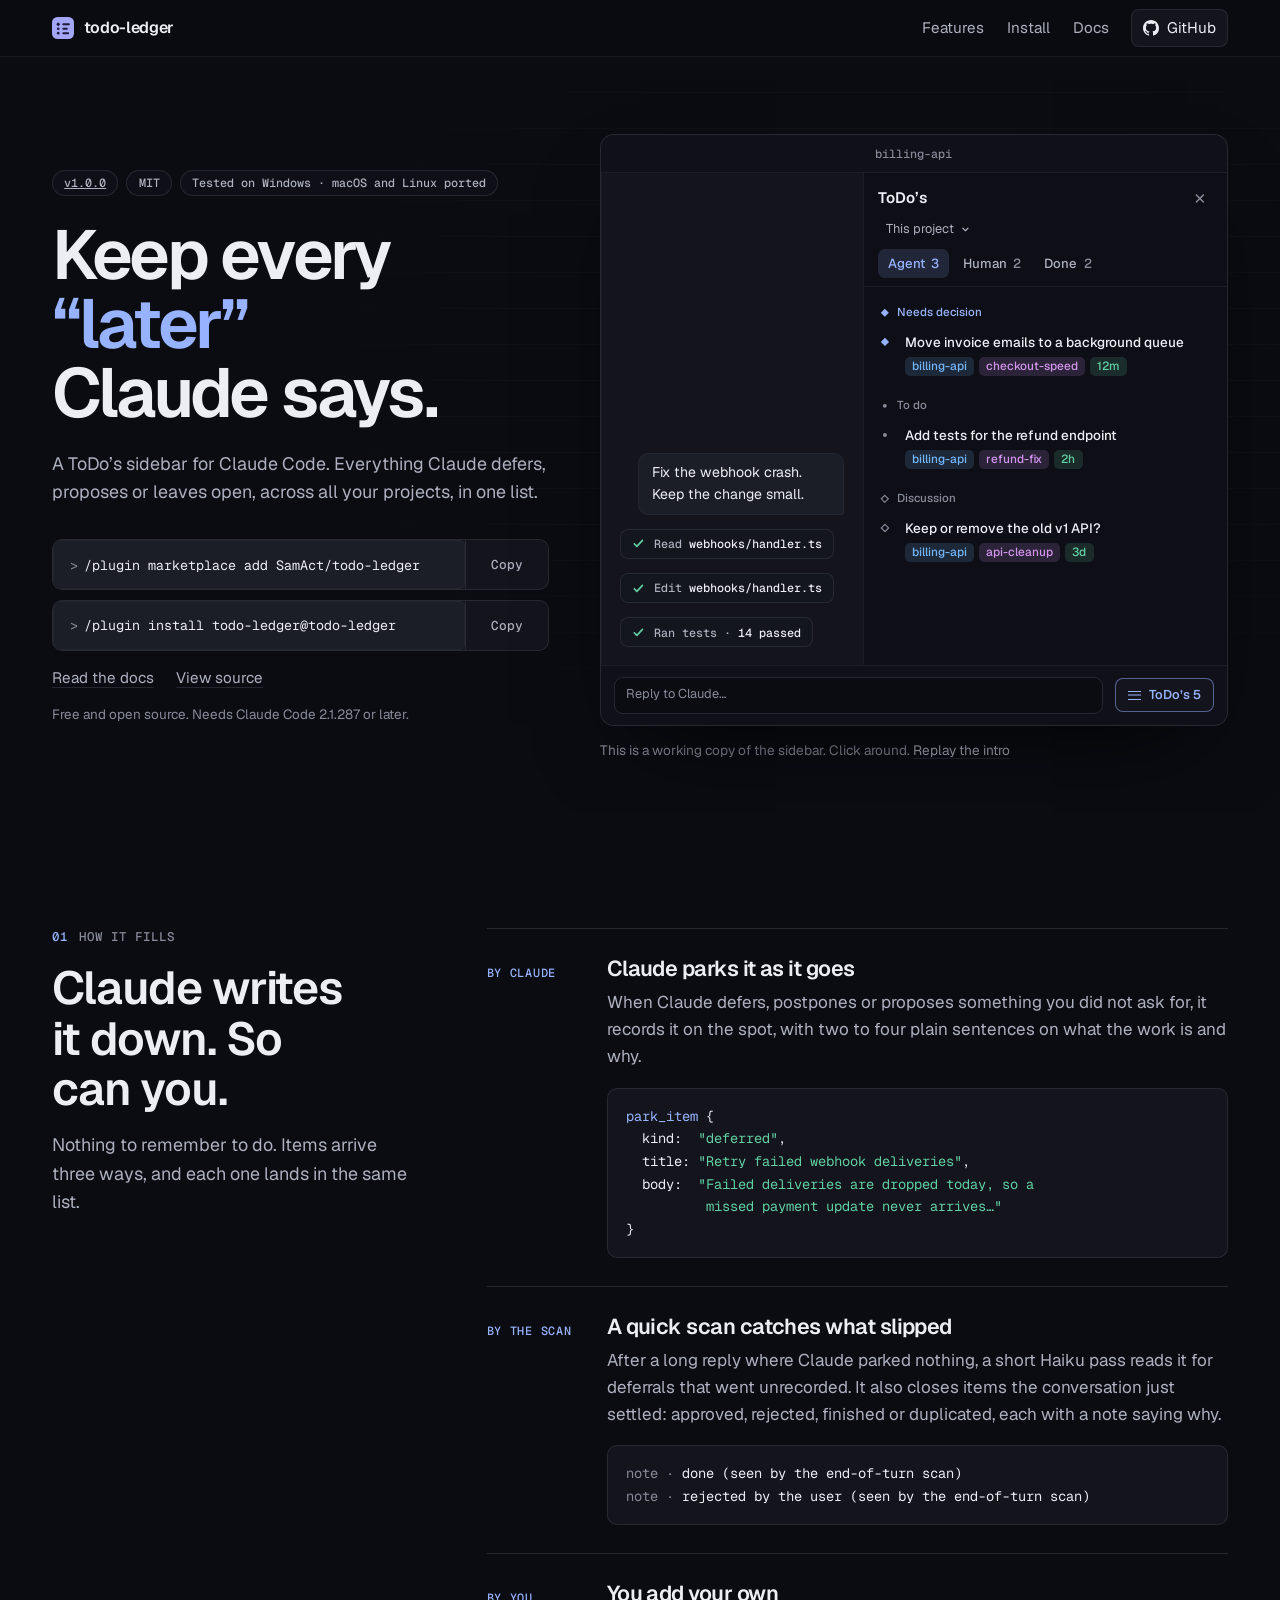
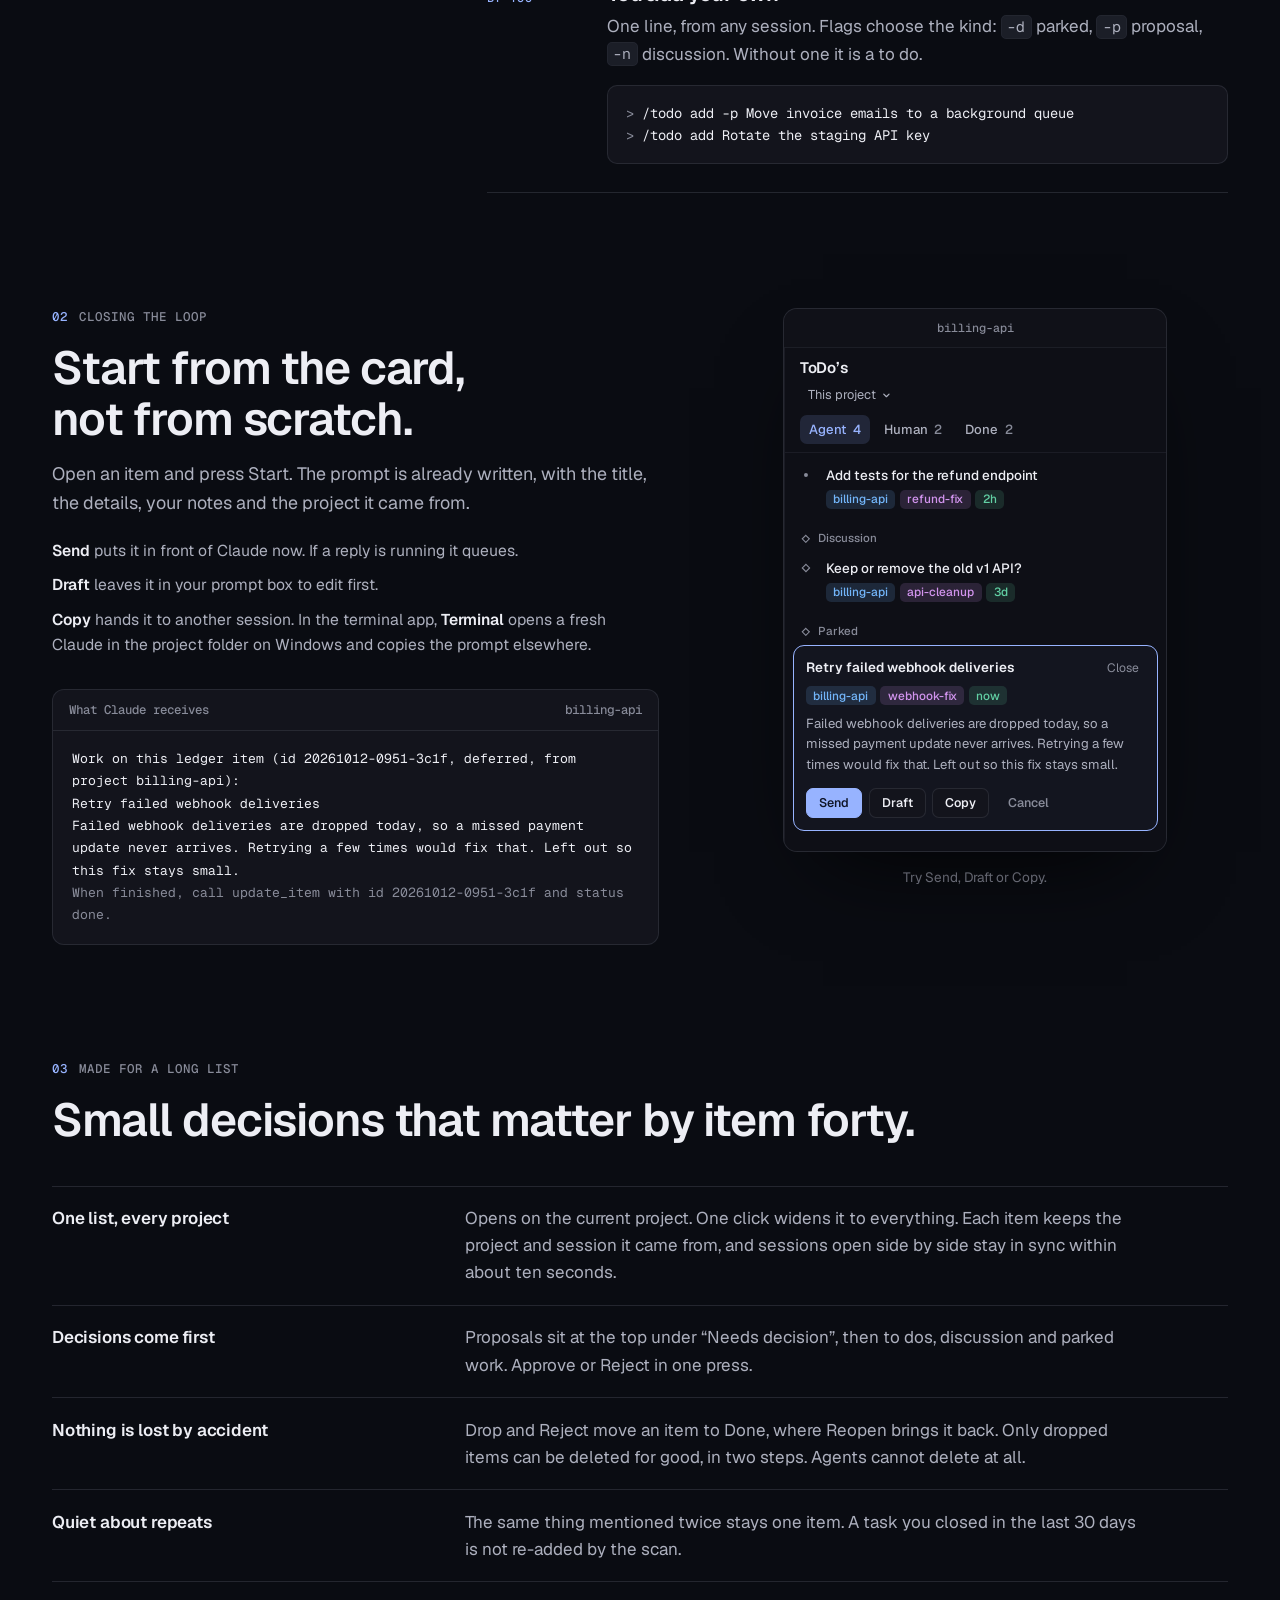
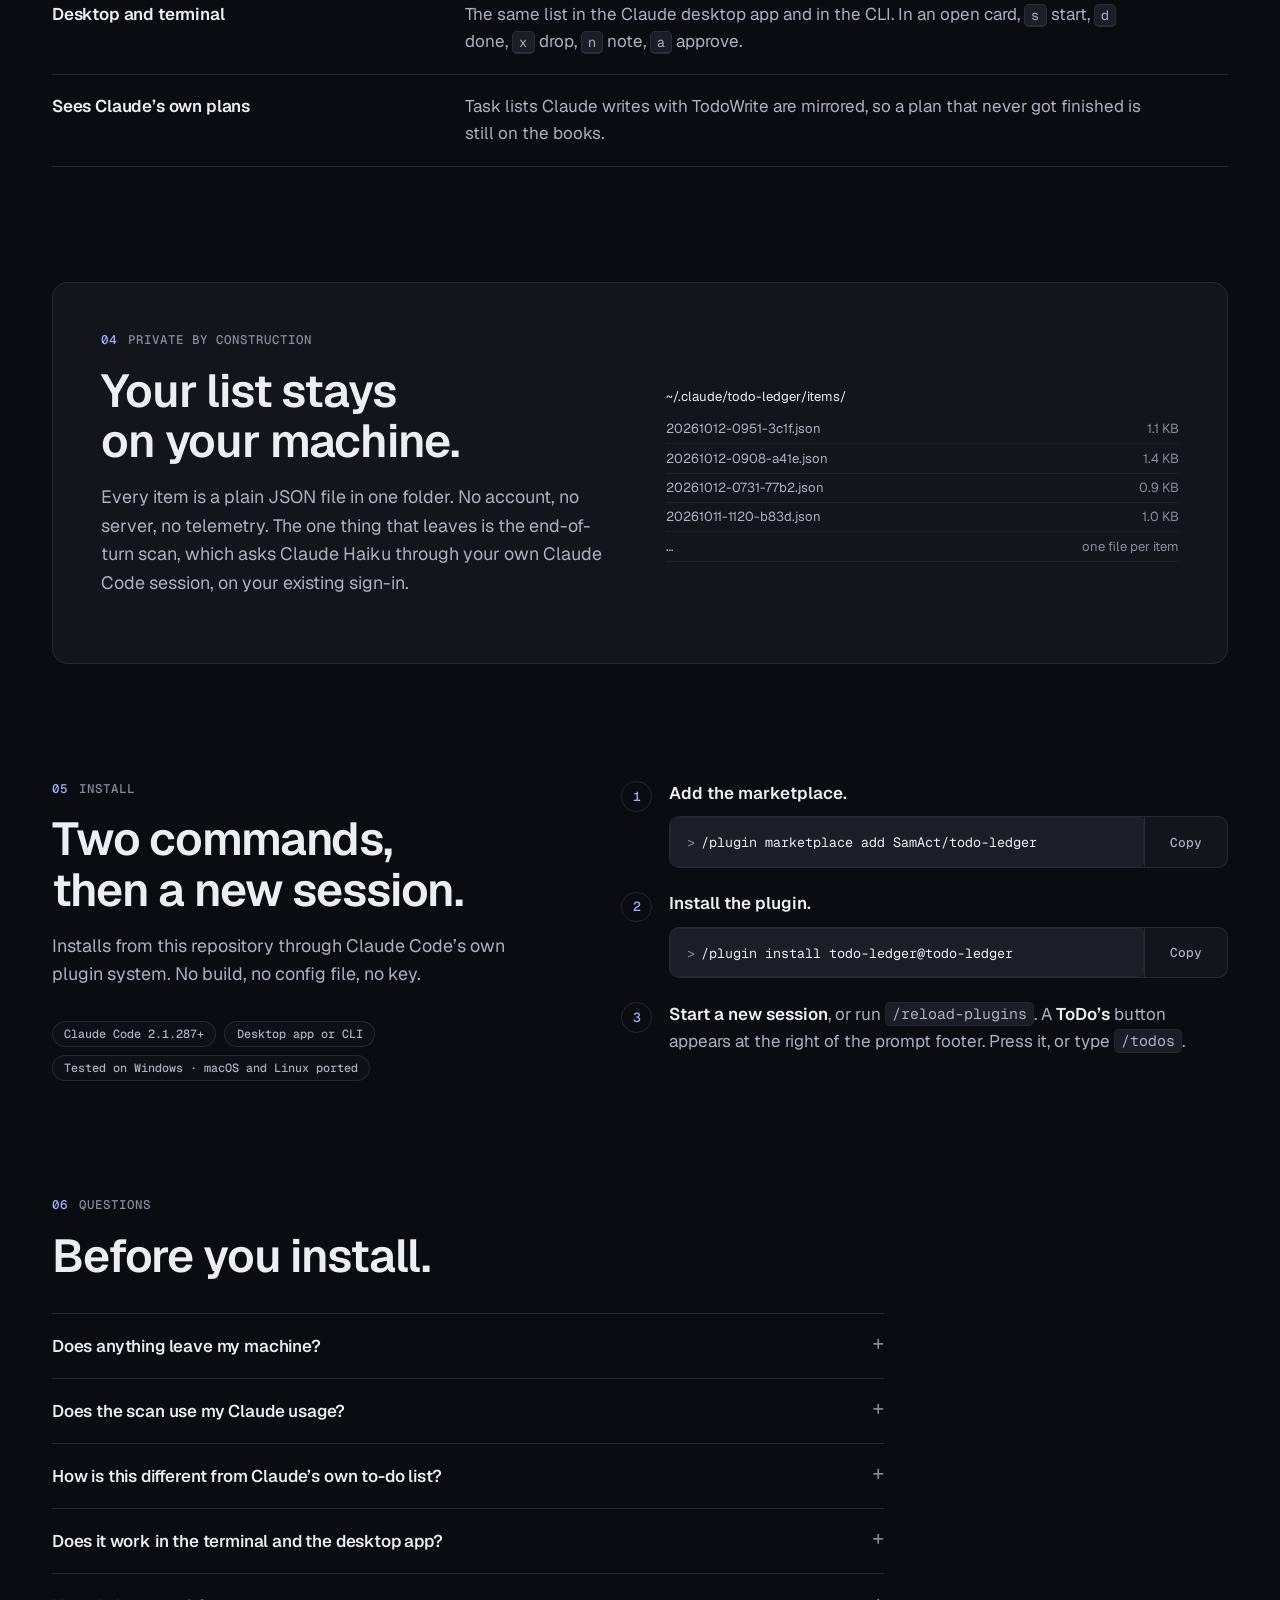
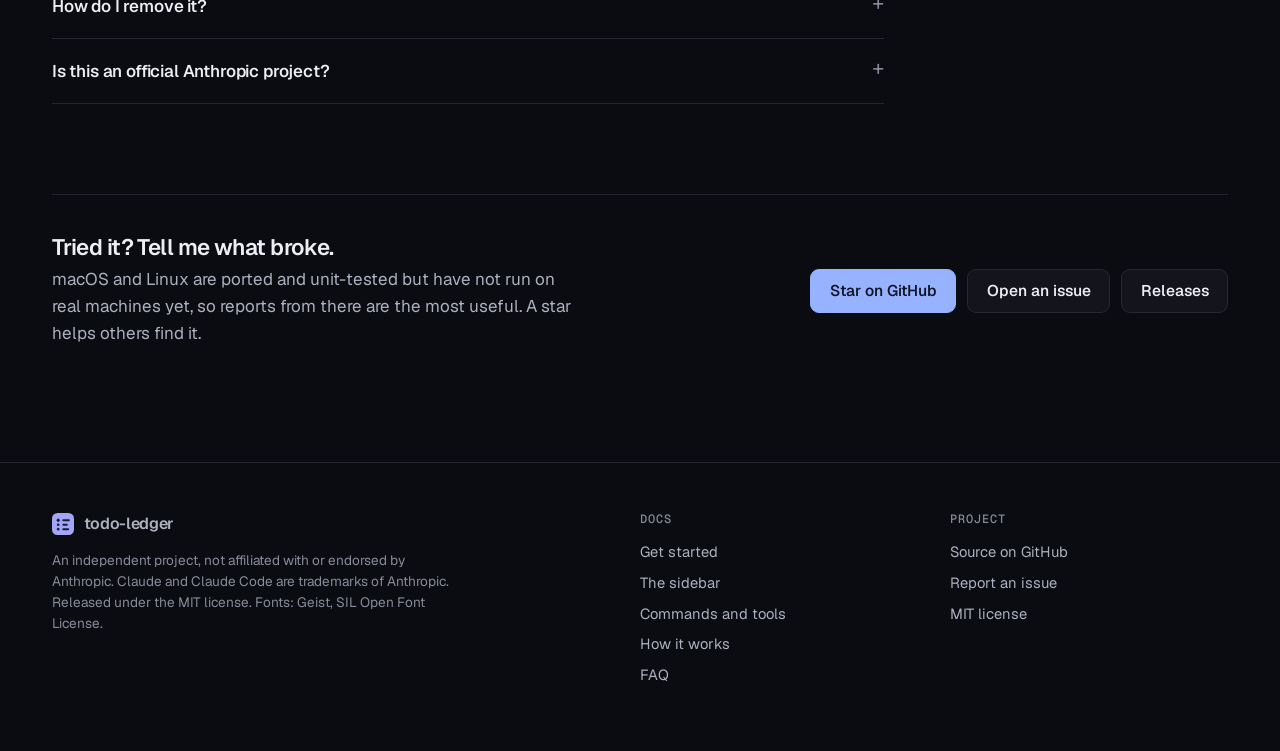
<file: docs/index.html>
﻿<!doctype html>
<html lang="en">
<head>
<meta charset="utf-8">
<meta name="viewport" content="width=device-width,initial-scale=1">
<title>todo-ledger: a ToDo's sidebar for Claude Code</title>
<meta name="description" content="Keep every “later” Claude says. todo-ledger gathers deferred work, proposals and open questions from every Claude Code session into one sidebar. Free, open source, private.">
<link rel="canonical" href="https://samact.github.io/todo-ledger/">
<meta name="theme-color" content="#14141d">
<meta name="color-scheme" content="dark">
<link rel="apple-touch-icon" href="assets/apple-touch-icon.png">
<meta property="og:type" content="website">
<meta property="og:site_name" content="todo-ledger">
<meta property="og:title" content="todo-ledger: a ToDo's sidebar for Claude Code">
<meta property="og:description" content="Keep every “later” Claude says. One list for the deferred work, proposals and open questions from every session. Free, open source, private.">
<meta property="og:url" content="https://samact.github.io/todo-ledger/">
<meta property="og:image" content="https://samact.github.io/todo-ledger/assets/og.png">
<meta property="og:image:width" content="1200">
<meta property="og:image:height" content="630">
<meta property="og:image:alt" content="The todo-ledger sidebar listing parked work, proposals and to-dos next to a Claude Code chat">
<meta name="twitter:card" content="summary_large_image">
<meta name="twitter:title" content="todo-ledger: a ToDo's sidebar for Claude Code">
<meta name="twitter:description" content="Everything Claude defers, proposes or leaves open, across all your projects, in one list. Free and open source.">
<link rel="icon" href="assets/favicon.svg" type="image/svg+xml">
<link rel="preload" href="assets/fonts/geist-latin.woff2" as="font" type="font/woff2" crossorigin>
<link rel="stylesheet" href="assets/site.css">
<link rel="stylesheet" href="assets/replica.css">
<script>document.documentElement.classList.add('js')</script>
<script type="application/ld+json">
{"@context":"https://schema.org","@type":"SoftwareApplication","name":"todo-ledger","applicationCategory":"DeveloperApplication","operatingSystem":"Windows, macOS, Linux","description":"A Claude Code mod that keeps one global ledger of deferred work, proposals and open questions in a ToDo's sidebar.","url":"https://samact.github.io/todo-ledger/","downloadUrl":"https://github.com/SamAct/todo-ledger","codeRepository":"https://github.com/SamAct/todo-ledger","license":"https://opensource.org/license/mit","softwareVersion":"1.0.0","author":{"@type":"Person","name":"SamAct","url":"https://github.com/SamAct"},"offers":{"@type":"Offer","price":"0","priceCurrency":"USD"}}
</script>
</head>
<body>
<a class="skip" href="#main">Skip to content</a>

<header class="nav">
  <div class="wrap nav-in">
    <a class="brand" href="./" aria-label="todo-ledger home">
      <svg viewBox="0 0 32 32" aria-hidden="true"><rect width="32" height="32" rx="8" fill="#a3a5f6"/><path d="M9 7.6l2.9 2.9L9 13.4 6.1 10.5z" fill="#1c1a3a"/><rect x="15" y="9" width="11" height="3" rx="1.5" fill="#1c1a3a"/><circle cx="9" cy="17" r="1.9" fill="#1c1a3a"/><rect x="15" y="15.5" width="8" height="3" rx="1.5" fill="#1c1a3a"/><circle cx="9" cy="23.5" r="1.9" fill="#1c1a3a"/><rect x="15" y="22" width="10" height="3" rx="1.5" fill="#1c1a3a"/></svg>
      todo-ledger
    </a>
    <nav class="nav-links" aria-label="Main">
      <a class="hide-s" href="#how">Features</a>
      <a class="hide-s" href="#install">Install</a>
      <a href="guide/">Docs</a>
      <a class="nav-gh" href="https://github.com/SamAct/todo-ledger">
        <svg viewBox="0 0 16 16" fill="currentColor" aria-hidden="true"><path d="M8 0C3.58 0 0 3.58 0 8c0 3.54 2.29 6.53 5.47 7.59.4.07.55-.17.55-.38 0-.19-.01-.82-.01-1.49-2.01.37-2.53-.49-2.69-.94-.09-.23-.48-.94-.82-1.13-.28-.15-.68-.52-.01-.53.63-.01 1.08.58 1.23.82.72 1.21 1.87.87 2.33.66.07-.52.28-.87.51-1.07-1.78-.2-3.64-.89-3.64-3.95 0-.87.31-1.59.82-2.15-.08-.2-.36-1.02.08-2.12 0 0 .67-.21 2.2.82.64-.18 1.32-.27 2-.27.68 0 1.36.09 2 .27 1.53-1.04 2.2-.82 2.2-.82.44 1.1.16 1.92.08 2.12.51.56.82 1.27.82 2.15 0 3.07-1.87 3.75-3.65 3.95.29.25.54.73.54 1.48 0 1.07-.01 1.93-.01 2.2 0 .21.15.46.55.38A8.013 8.013 0 0016 8c0-4.42-3.58-8-8-8z"/></svg>
        GitHub
      </a>
    </nav>
  </div>
</header>

<main id="main">

<section class="hero">
  <div class="wrap hero-grid">
    <div>
      <div class="badges" aria-label="Project facts">
        <a class="badge" href="https://github.com/SamAct/todo-ledger/releases">v1.0.0</a>
        <span class="badge">MIT</span>
        <span class="badge">Tested on Windows · macOS and Linux ported</span>
      </div>
      <h1>Keep every <em>“later”</em> Claude says.</h1>
      <p class="lead">A ToDo’s sidebar for Claude Code. Everything Claude defers, proposes or leaves open, across all your projects, in one list.</p>
      <div class="hero-cta">
        <div class="cmd-stack">
          <div class="cmd"><code data-copy="/plugin marketplace add SamAct/todo-ledger"><b>&gt;</b>/plugin marketplace add SamAct/todo-ledger</code><button type="button" aria-label="Copy command 1">Copy</button></div>
          <div class="cmd"><code data-copy="/plugin install todo-ledger@todo-ledger"><b>&gt;</b>/plugin install todo-ledger@todo-ledger</code><button type="button" aria-label="Copy command 2">Copy</button></div>
        </div>
        <div class="hero-links">
          <a href="guide/">Read the docs</a>
          <a href="https://github.com/SamAct/todo-ledger">View source</a>
        </div>
        <p class="hero-note">Free and open source. Needs Claude Code 2.1.287 or later.</p>
      </div>
    </div>
    <div>
      <div data-replica="full" data-story></div>
      <noscript><p class="note">The live preview needs JavaScript. The docs show every screen in text.</p></noscript>
      <p class="lr-replay">This is a working copy of the sidebar. Click around. <button type="button" data-replay>Replay the intro</button></p>
    </div>
  </div>
</section>

<section id="how" class="sec">
  <div class="wrap split">
    <div class="split-head rv">
      <div class="eyebrow"><i>01</i> How it fills</div>
      <h2 class="big">Claude writes it down. So can you.</h2>
      <p class="lead">Nothing to remember to do. Items arrive three ways, and each one lands in the same list.</p>
    </div>
    <div class="rows">
      <div class="row rv">
        <div class="n">By Claude</div>
        <div>
          <h3>Claude parks it as it goes</h3>
          <p>When Claude defers, postpones or proposes something you did not ask for, it records it on the spot, with two to four plain sentences on what the work is and why.</p>
<pre class="block"><span class="k">park_item</span> {
  kind:  <span class="s">"deferred"</span>,
  title: <span class="s">"Retry failed webhook deliveries"</span>,
  body:  <span class="s">"Failed deliveries are dropped today, so a
          missed payment update never arrives…"</span>
}</pre>
        </div>
      </div>
      <div class="row rv">
        <div class="n">By the scan</div>
        <div>
          <h3>A quick scan catches what slipped</h3>
          <p>After a long reply where Claude parked nothing, a short Haiku pass reads it for deferrals that went unrecorded. It also closes items the conversation just settled: approved, rejected, finished or duplicated, each with a note saying why.</p>
<pre class="block"><span class="c">note ·</span> done (seen by the end-of-turn scan)
<span class="c">note ·</span> rejected by the user (seen by the end-of-turn scan)</pre>
        </div>
      </div>
      <div class="row rv">
        <div class="n">By you</div>
        <div>
          <h3>You add your own</h3>
          <p>One line, from any session. Flags choose the kind: <code>-d</code> parked, <code>-p</code> proposal, <code>-n</code> discussion. Without one it is a to do.</p>
<pre class="block"><span class="c">&gt;</span> /todo add -p Move invoice emails to a background queue
<span class="c">&gt;</span> /todo add Rotate the staging API key</pre>
        </div>
      </div>
    </div>
  </div>
</section>

<section id="loop" class="sec" style="padding-top:0">
  <div class="wrap loop">
    <div class="rv">
      <div class="eyebrow"><i>02</i> Closing the loop</div>
      <h2 class="big">Start from the card, not from scratch.</h2>
      <p class="lead">Open an item and press Start. The prompt is already written, with the title, the details, your notes and the project it came from.</p>
      <ul class="choice-notes">
        <li><b>Send</b> puts it in front of Claude now. If a reply is running it queues.</li>
        <li><b>Draft</b> leaves it in your prompt box to edit first.</li>
        <li><b>Copy</b> hands it to another session. In the terminal app, <b>Terminal</b> opens a fresh Claude in the project folder on Windows and copies the prompt elsewhere.</li>
      </ul>
      <div class="prompt-out" style="margin-top:2rem" aria-label="Example of the prompt that Start writes">
        <header><span>What Claude receives</span><span>billing-api</span></header>
<pre>Work on this ledger item (id 20261012-0951-3c1f, deferred, from project billing-api):
Retry failed webhook deliveries
Failed webhook deliveries are dropped today, so a missed payment update never arrives. Retrying a few times would fix that. Left out so this fix stays small.
<span class="d">When finished, call update_item with id 20261012-0951-3c1f and status done.</span></pre>
      </div>
    </div>
    <div class="rv">
      <div data-replica="pane" data-open="20261012-0951-3c1f" data-starting style="margin-inline:auto"></div>
      <p class="lr-replay" style="text-align:center">Try Send, Draft or Copy.</p>
    </div>
  </div>
</section>

<section id="long" class="sec" style="padding-top:0">
  <div class="wrap">
    <div class="rv" style="margin-bottom:2.5rem">
      <div class="eyebrow"><i>03</i> Made for a long list</div>
      <h2 class="big">Small decisions that matter by item forty.</h2>
    </div>
    <dl class="spec rv">
      <div><dt>One list, every project</dt><dd>Opens on the current project. One click widens it to everything. Each item keeps the project and session it came from, and sessions open side by side stay in sync within about ten seconds.</dd></div>
      <div><dt>Decisions come first</dt><dd>Proposals sit at the top under “Needs decision”, then to dos, discussion and parked work. Approve or Reject in one press.</dd></div>
      <div><dt>Nothing is lost by accident</dt><dd>Drop and Reject move an item to Done, where Reopen brings it back. Only dropped items can be deleted for good, in two steps. Agents cannot delete at all.</dd></div>
      <div><dt>Quiet about repeats</dt><dd>The same thing mentioned twice stays one item. A task you closed in the last 30 days is not re-added by the scan.</dd></div>
      <div><dt>Desktop and terminal</dt><dd>The same list in the Claude desktop app and in the CLI. In an open card, <kbd>s</kbd> start, <kbd>d</kbd> done, <kbd>x</kbd> drop, <kbd>n</kbd> note, <kbd>a</kbd> approve.</dd></div>
      <div><dt>Sees Claude’s own plans</dt><dd>Task lists Claude writes with TodoWrite are mirrored, so a plan that never got finished is still on the books.</dd></div>    </dl>
  </div>
</section>

<section id="privacy" class="sec" style="padding-top:0">
  <div class="wrap">
    <div class="priv rv">
      <div>
        <div class="eyebrow"><i>04</i> Private by construction</div>
        <h2 class="big">Your list stays on your machine.</h2>
        <p class="lead">Every item is a plain JSON file in one folder. No account, no server, no telemetry. The one thing that leaves is the end-of-turn scan, which asks Claude Haiku through your own Claude Code session, on your existing sign-in.</p>
      </div>
      <div class="files" role="img" aria-label="Example listing of the items folder">
        <div class="p">~/.claude/todo-ledger/items/</div>
        <div class="f"><span>20261012-0951-3c1f.json</span><span>1.1 KB</span></div>
        <div class="f"><span>20261012-0908-a41e.json</span><span>1.4 KB</span></div>
        <div class="f"><span>20261012-0731-77b2.json</span><span>0.9 KB</span></div>
        <div class="f"><span>20261011-1120-b83d.json</span><span>1.0 KB</span></div>
        <div class="f"><span>…</span><span>one file per item</span></div>
      </div>
    </div>
  </div>
</section>

<section id="install" class="sec" style="padding-top:0">
  <div class="wrap install">
    <div class="rv">
      <div class="eyebrow"><i>05</i> Install</div>
      <h2 class="big">Two commands, then a new session.</h2>
      <p class="lead">Installs from this repository through Claude Code’s own plugin system. No build, no config file, no key.</p>
      <div class="req">
        <span class="badge">Claude Code 2.1.287+</span>
        <span class="badge">Desktop app or CLI</span>
        <span class="badge">Tested on Windows · macOS and Linux ported</span>
      </div>
    </div>
    <div class="steps rv">
      <div class="step"><div>
        <p><b>Add the marketplace.</b></p>
        <div class="cmd"><code data-copy="/plugin marketplace add SamAct/todo-ledger"><b>&gt;</b>/plugin marketplace add SamAct/todo-ledger</code><button type="button" aria-label="Copy step 1 command">Copy</button></div>
      </div></div>
      <div class="step"><div>
        <p><b>Install the plugin.</b></p>
        <div class="cmd"><code data-copy="/plugin install todo-ledger@todo-ledger"><b>&gt;</b>/plugin install todo-ledger@todo-ledger</code><button type="button" aria-label="Copy step 2 command">Copy</button></div>
      </div></div>
      <div class="step"><div>
        <p><b>Start a new session</b>, or run <code>/reload-plugins</code>. A <b>ToDo’s</b> button appears at the right of the prompt footer. Press it, or type <code>/todos</code>.</p>
      </div></div>
    </div>
  </div>
</section>

<section id="faq" class="sec" style="padding-top:0">
  <div class="wrap">
    <div class="rv" style="margin-bottom:2rem">
      <div class="eyebrow"><i>06</i> Questions</div>
      <h2 class="big">Before you install.</h2>
    </div>
    <div class="faq rv">
      <details><summary>Does anything leave my machine?</summary><div><p>Items never do. The only network use is the end-of-turn scan: after a long reply it sends that reply to Claude Haiku through your own Claude Code session, the same way any request in that session goes. There is no analytics and no server of ours.</p></div></details>
      <details><summary>Does the scan use my Claude usage?</summary><div><p>Yes, a small amount: one short Haiku request after replies of 400 characters or more where Claude parked nothing. There is no setting to switch it off yet. You can disable the whole plugin with <code>/plugin disable todo-ledger@todo-ledger</code>.</p></div></details>
      <details><summary>How is this different from Claude’s own to-do list?</summary><div><p>That list is a scratchpad for the task in front of Claude and goes with the session. todo-ledger is permanent, spans every project, and holds the things that never made it onto a plan: the “we could also…” and the “not now”.</p></div></details>
      <details><summary>Does it work in the terminal and the desktop app?</summary><div><p>Both. The sidebar draws in each, with the same list and the same files. macOS and Linux support is ported and unit-tested but has not yet run on real machines; Windows is the tested platform. Mods need Claude Code 2.1.287 or later; update first if the button does not appear.</p></div></details>
      <details><summary>How do I remove it?</summary><div><p><code>/plugin uninstall todo-ledger@todo-ledger</code>. Your items stay in <code>~/.claude/todo-ledger/items/</code> until you delete that folder.</p></div></details>
      <details><summary>Is this an official Anthropic project?</summary><div><p>No. It is an independent, open-source mod by <a href="https://github.com/SamAct">SamAct</a>, built on Claude Code’s mod support. Claude and Claude Code are trademarks of Anthropic.</p></div></details>
    </div>
    <div class="cta rv">
      <div>
        <h3>Tried it? Tell me what broke.</h3>
        <p>macOS and Linux are ported and unit-tested but have not run on real machines yet, so reports from there are the most useful. A star helps others find it.</p>
      </div>
      <div class="cta-b">
        <a class="btn btn-primary" href="https://github.com/SamAct/todo-ledger">Star on GitHub</a>
        <a class="btn" href="https://github.com/SamAct/todo-ledger/issues/new">Open an issue</a>
        <a class="btn" href="https://github.com/SamAct/todo-ledger/releases">Releases</a>
      </div>
    </div>
  </div>
</section>

</main>

<footer class="foot">
  <div class="wrap foot-grid">
    <div>
      <a class="brand" href="./"><svg viewBox="0 0 32 32" aria-hidden="true"><rect width="32" height="32" rx="8" fill="#a3a5f6"/><path d="M9 7.6l2.9 2.9L9 13.4 6.1 10.5z" fill="#1c1a3a"/><rect x="15" y="9" width="11" height="3" rx="1.5" fill="#1c1a3a"/><circle cx="9" cy="17" r="1.9" fill="#1c1a3a"/><rect x="15" y="15.5" width="8" height="3" rx="1.5" fill="#1c1a3a"/><circle cx="9" cy="23.5" r="1.9" fill="#1c1a3a"/><rect x="15" y="22" width="10" height="3" rx="1.5" fill="#1c1a3a"/></svg>todo-ledger</a>
      <p class="fine">An independent project, not affiliated with or endorsed by Anthropic. Claude and Claude Code are trademarks of Anthropic. Released under the MIT license. Fonts: Geist, SIL Open Font License.</p>
    </div>
    <div>
      <h4>Docs</h4>
      <ul>
        <li><a href="guide/">Get started</a></li>
        <li><a href="guide/sidebar/">The sidebar</a></li>
        <li><a href="guide/commands/">Commands and tools</a></li>
        <li><a href="guide/how-it-works/">How it works</a></li>
        <li><a href="guide/faq/">FAQ</a></li>
      </ul>
    </div>
    <div>
      <h4>Project</h4>
      <ul>
        <li><a href="https://github.com/SamAct/todo-ledger">Source on GitHub</a></li>
        <li><a href="https://github.com/SamAct/todo-ledger/issues">Report an issue</a></li>
        <li><a href="https://github.com/SamAct/todo-ledger/blob/main/LICENSE">MIT license</a></li>
      </ul>
    </div>
  </div>
</footer>

<script src="assets/replica.js" defer></script>
<script src="assets/site.js" defer></script>
</body>
</html>
</file>
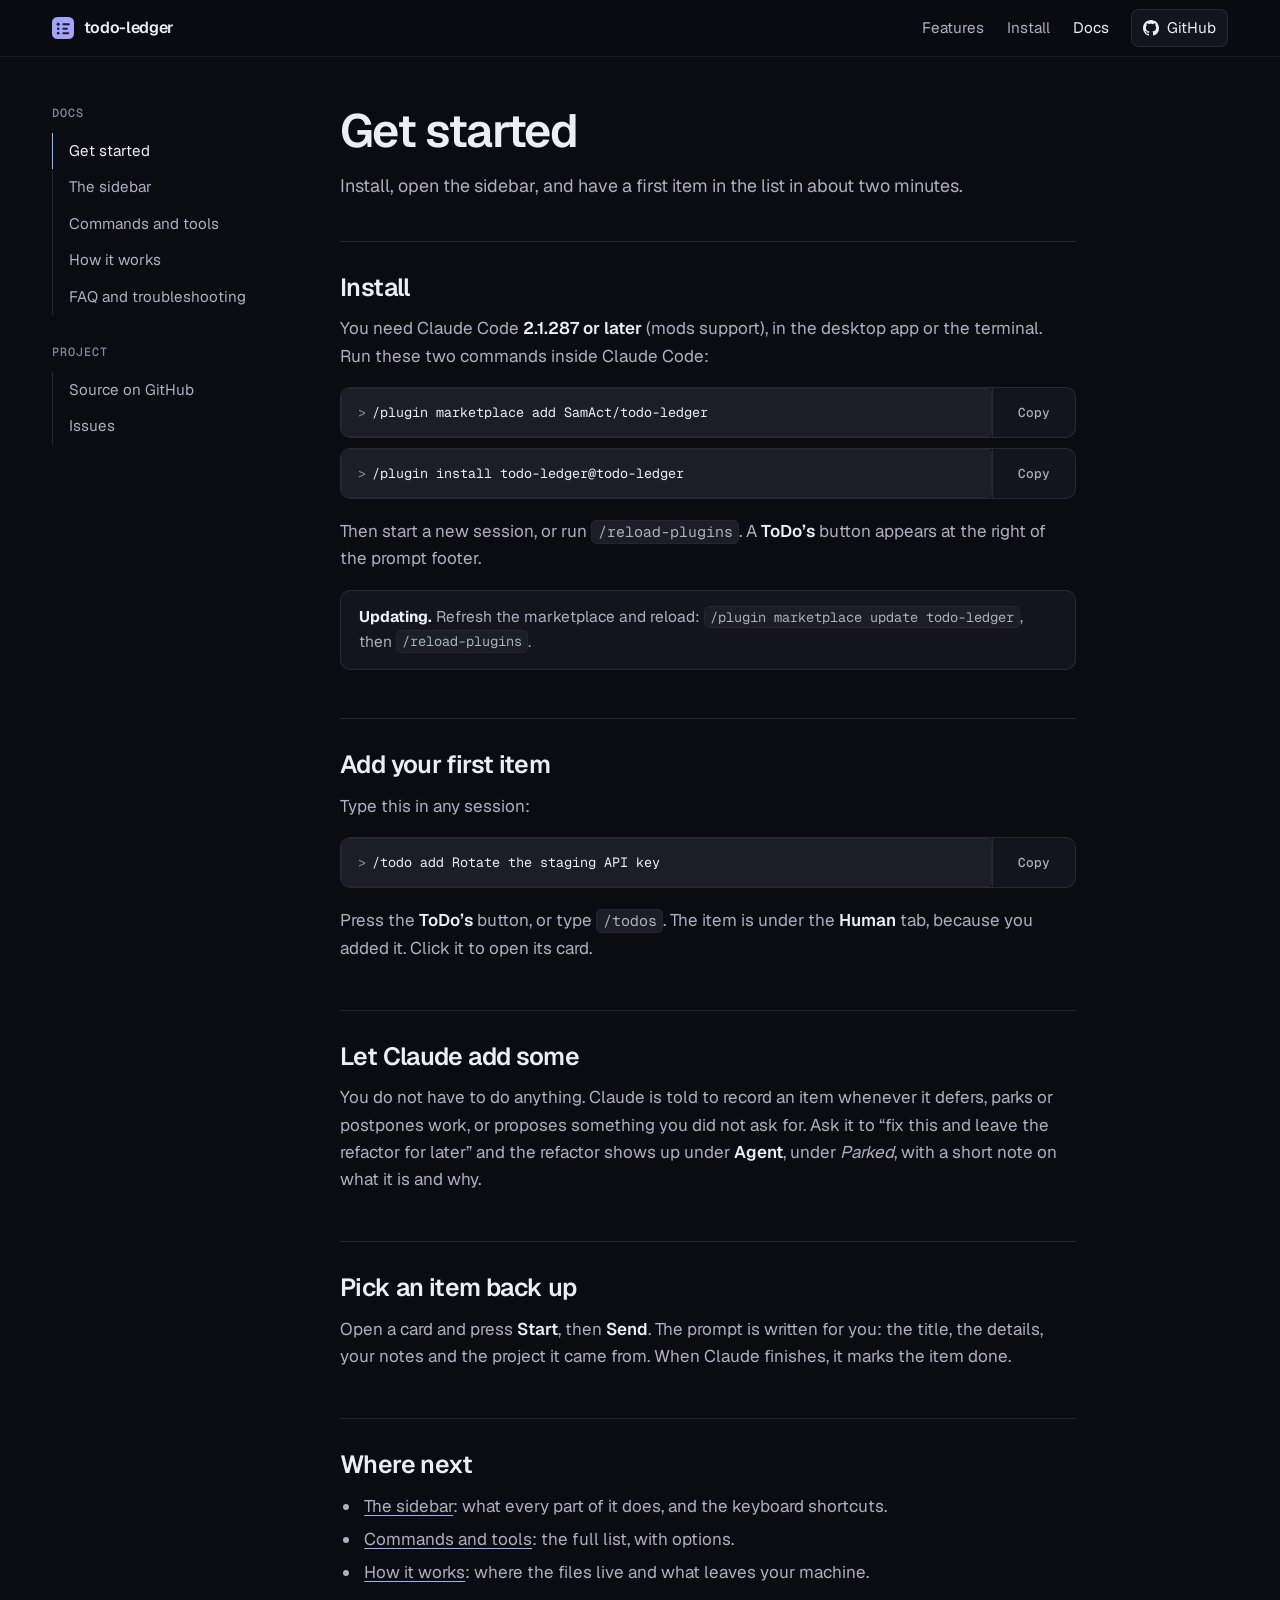
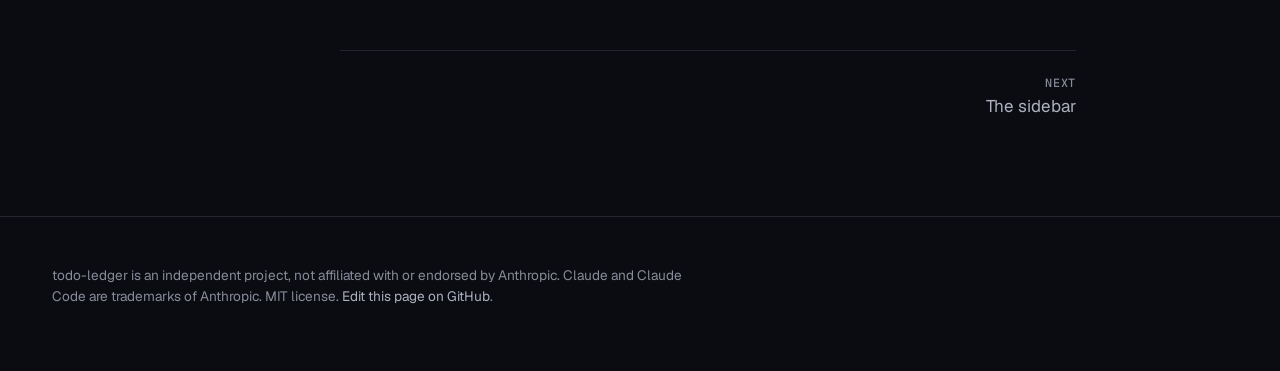
<file: docs/guide/index.html>
<!doctype html>
<html lang="en">
<head>
<meta charset="utf-8">
<meta name="viewport" content="width=device-width,initial-scale=1">
<title>Get started · todo-ledger docs</title>
<meta name="description" content="Install todo-ledger, open the ToDo’s sidebar and see your first item in a couple of minutes.">
<link rel="canonical" href="https://samact.github.io/todo-ledger/guide/">
<meta name="theme-color" content="#14141d">
<meta name="color-scheme" content="dark">
<link rel="apple-touch-icon" href="../assets/apple-touch-icon.png">
<meta property="og:type" content="article">
<meta property="og:site_name" content="todo-ledger">
<meta property="og:title" content="Get started · todo-ledger docs">
<meta property="og:description" content="Install todo-ledger, open the ToDo’s sidebar and see your first item in a couple of minutes.">
<meta property="og:url" content="https://samact.github.io/todo-ledger/guide/">
<meta property="og:image" content="https://samact.github.io/todo-ledger/assets/og.png">
<meta name="twitter:card" content="summary_large_image">
<link rel="icon" href="../assets/favicon.svg" type="image/svg+xml">
<link rel="preload" href="../assets/fonts/geist-latin.woff2" as="font" type="font/woff2" crossorigin>
<link rel="stylesheet" href="../assets/site.css">
<link rel="stylesheet" href="../assets/replica.css">
<script>document.documentElement.classList.add('js')</script>
</head>
<body>
<a class="skip" href="#main">Skip to content</a>
<header class="nav">
  <div class="wrap nav-in">
    <a class="brand" href="../" aria-label="todo-ledger home">
      <svg viewBox="0 0 32 32" aria-hidden="true"><rect width="32" height="32" rx="8" fill="#a3a5f6"/><path d="M9 7.6l2.9 2.9L9 13.4 6.1 10.5z" fill="#1c1a3a"/><rect x="15" y="9" width="11" height="3" rx="1.5" fill="#1c1a3a"/><circle cx="9" cy="17" r="1.9" fill="#1c1a3a"/><rect x="15" y="15.5" width="8" height="3" rx="1.5" fill="#1c1a3a"/><circle cx="9" cy="23.5" r="1.9" fill="#1c1a3a"/><rect x="15" y="22" width="10" height="3" rx="1.5" fill="#1c1a3a"/></svg>
      todo-ledger
    </a>
    <nav class="nav-links" aria-label="Main">
      <a class="hide-s" href="../#how">Features</a>
      <a class="hide-s" href="../#install">Install</a>
      <a href="../guide/" aria-current="page">Docs</a>
      <a class="nav-gh" href="https://github.com/SamAct/todo-ledger">
        <svg viewBox="0 0 16 16" fill="currentColor" aria-hidden="true"><path d="M8 0C3.58 0 0 3.58 0 8c0 3.54 2.29 6.53 5.47 7.59.4.07.55-.17.55-.38 0-.19-.01-.82-.01-1.49-2.01.37-2.53-.49-2.69-.94-.09-.23-.48-.94-.82-1.13-.28-.15-.68-.52-.01-.53.63-.01 1.08.58 1.23.82.72 1.21 1.87.87 2.33.66.07-.52.28-.87.51-1.07-1.78-.2-3.64-.89-3.64-3.95 0-.87.31-1.59.82-2.15-.08-.2-.36-1.02.08-2.12 0 0 .67-.21 2.2.82.64-.18 1.32-.27 2-.27.68 0 1.36.09 2 .27 1.53-1.04 2.2-.82 2.2-.82.44 1.1.16 1.92.08 2.12.51.56.82 1.27.82 2.15 0 3.07-1.87 3.75-3.65 3.95.29.25.54.73.54 1.48 0 1.07-.01 1.93-.01 2.2 0 .21.15.46.55.38A8.013 8.013 0 0016 8c0-4.42-3.58-8-8-8z"/></svg>
        GitHub
      </a>
    </nav>
  </div>
</header>
<main id="main" class="wrap doc">
  <aside class="doc-nav" aria-label="Docs">
    <div><h4>Docs</h4><ul><li><a href="../guide/" aria-current="page">Get started</a></li><li><a href="../guide/sidebar/">The sidebar</a></li><li><a href="../guide/commands/">Commands and tools</a></li><li><a href="../guide/how-it-works/">How it works</a></li><li><a href="../guide/faq/">FAQ and troubleshooting</a></li></ul></div>
    <div><h4>Project</h4><ul><li><a href="https://github.com/SamAct/todo-ledger">Source on GitHub</a></li><li><a href="https://github.com/SamAct/todo-ledger/issues">Issues</a></li></ul></div>
  </aside>
  <article class="prose">

    <h1>Get started</h1>
    <p class="lead">Install, open the sidebar, and have a first item in the list in about two minutes.</p>

    <h2 id="install">Install</h2>
    <p>You need Claude Code <strong>2.1.287 or later</strong> (mods support), in the desktop app or the terminal. Run these two commands inside Claude Code:</p>
    <div class="cmd-stack" style="margin-bottom:1.2rem">
      <div class="cmd"><code data-copy="/plugin marketplace add SamAct/todo-ledger"><b>&gt;</b>/plugin marketplace add SamAct/todo-ledger</code><button type="button" aria-label="Copy step 1">Copy</button></div>
      <div class="cmd"><code data-copy="/plugin install todo-ledger@todo-ledger"><b>&gt;</b>/plugin install todo-ledger@todo-ledger</code><button type="button" aria-label="Copy step 2">Copy</button></div>
    </div>
    <p>Then start a new session, or run <code>/reload-plugins</code>. A <strong>ToDo’s</strong> button appears at the right of the prompt footer.</p>
    <p class="note"><b>Updating.</b> Refresh the marketplace and reload: <code>/plugin marketplace update todo-ledger</code>, then <code>/reload-plugins</code>.</p>

    <h2 id="first-item">Add your first item</h2>
    <p>Type this in any session:</p>
    <div style="margin-bottom:1.2rem"><div class="cmd"><code data-copy="/todo add Rotate the staging API key"><b>&gt;</b>/todo add Rotate the staging API key</code><button type="button" aria-label="Copy example">Copy</button></div></div>
    <p>Press the <strong>ToDo’s</strong> button, or type <code>/todos</code>. The item is under the <strong>Human</strong> tab, because you added it. Click it to open its card.</p>

    <h2 id="auto">Let Claude add some</h2>
    <p>You do not have to do anything. Claude is told to record an item whenever it defers, parks or postpones work, or proposes something you did not ask for. Ask it to “fix this and leave the refactor for later” and the refactor shows up under <strong>Agent</strong>, under <em>Parked</em>, with a short note on what it is and why.</p>

    <h2 id="send">Pick an item back up</h2>
    <p>Open a card and press <strong>Start</strong>, then <strong>Send</strong>. The prompt is written for you: the title, the details, your notes and the project it came from. When Claude finishes, it marks the item done.</p>

    <h2 id="next">Where next</h2>
    <ul>
      <li><a href="../guide/sidebar/">The sidebar</a>: what every part of it does, and the keyboard shortcuts.</li>
      <li><a href="../guide/commands/">Commands and tools</a>: the full list, with options.</li>
      <li><a href="../guide/how-it-works/">How it works</a>: where the files live and what leaves your machine.</li>
    </ul>

    <nav class="pager" aria-label="Pages">
      <span></span>
      <a href="../guide/sidebar/"><small>Next</small>The sidebar</a>
    </nav>
  </article>
</main>
<footer class="foot">
  <div class="wrap">
    <p class="fine" style="margin:0;max-width:70ch">todo-ledger is an independent project, not affiliated with or endorsed by Anthropic. Claude and Claude Code are trademarks of Anthropic. MIT license. <a href="https://github.com/SamAct/todo-ledger/edit/main/docs/guide/index.html">Edit this page on GitHub</a>.</p>
  </div>
</footer>
<script src="../assets/replica.js" defer></script>
<script src="../assets/site.js" defer></script>
</body>
</html>
</file>
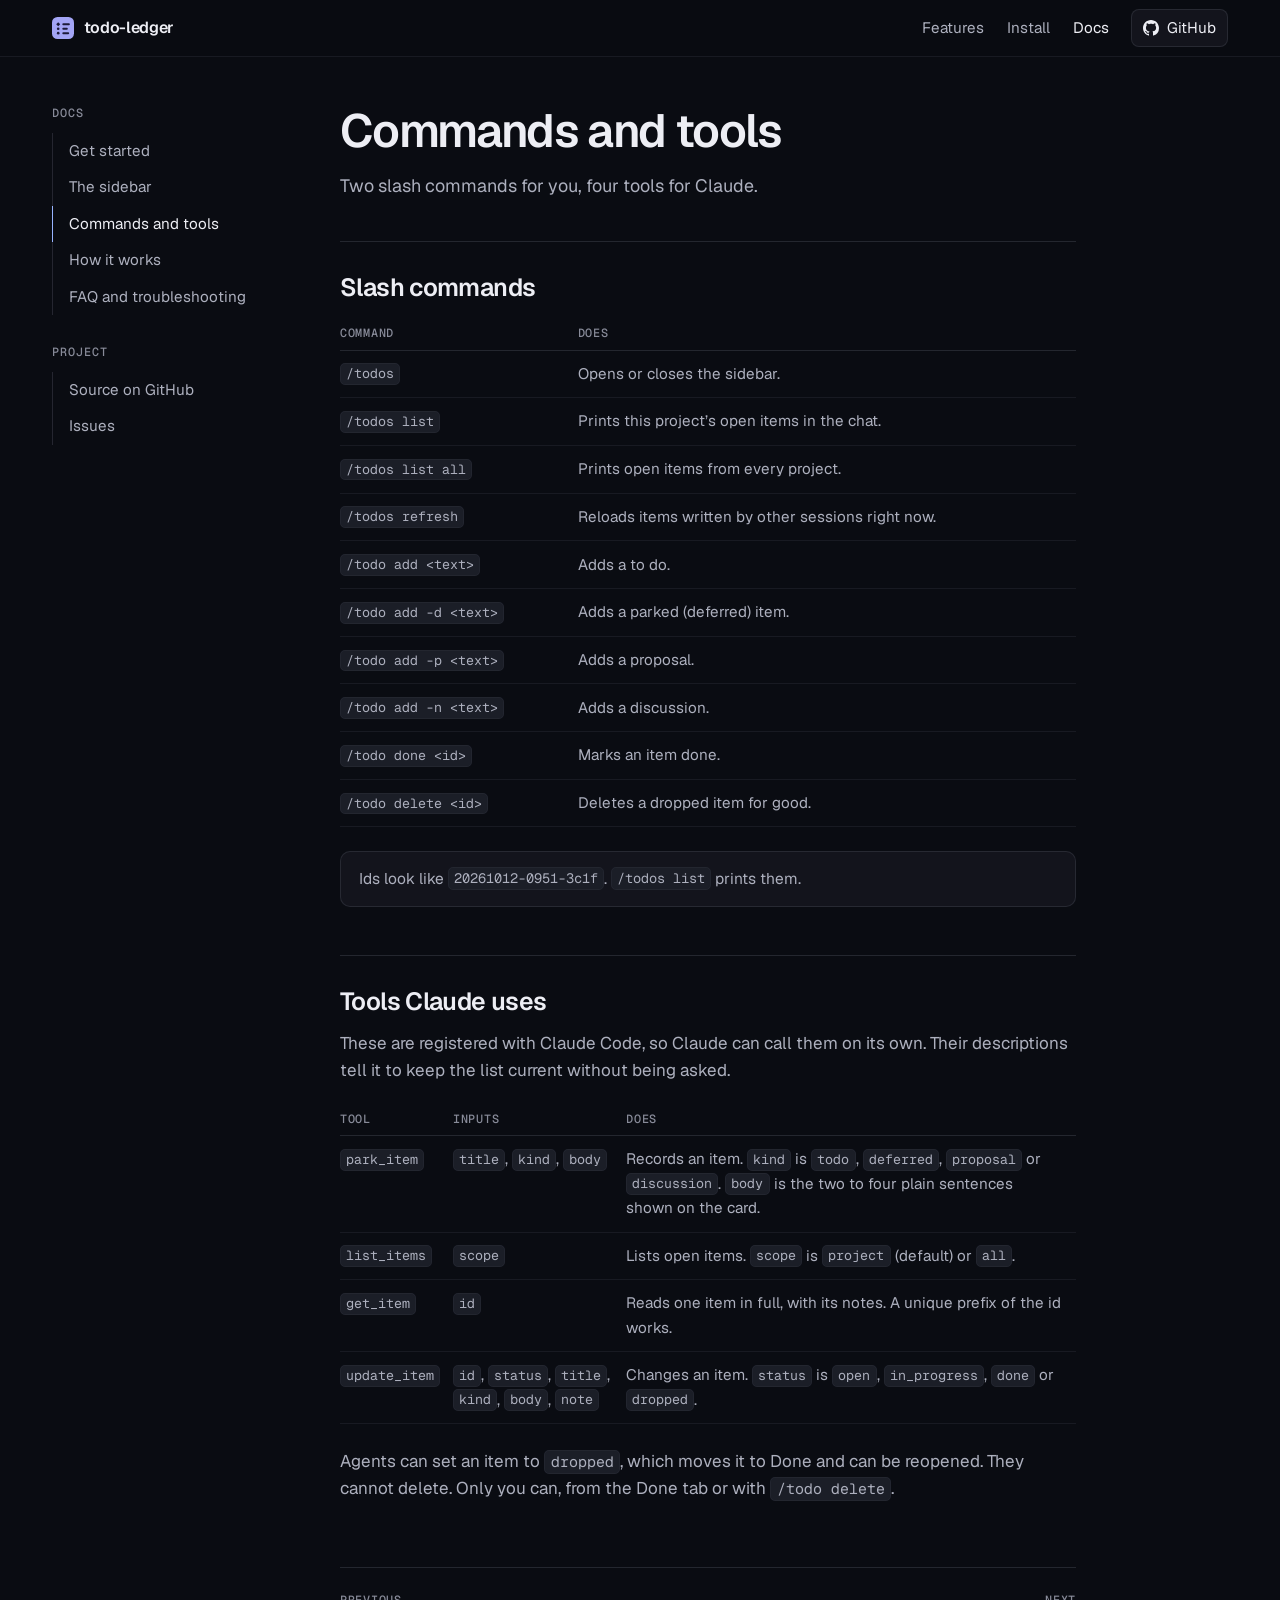
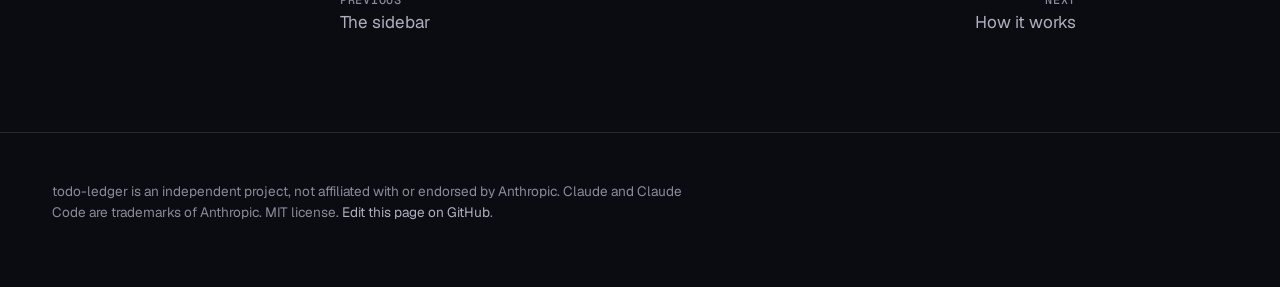
<file: docs/guide/commands/index.html>
<!doctype html>
<html lang="en">
<head>
<meta charset="utf-8">
<meta name="viewport" content="width=device-width,initial-scale=1">
<title>Commands and tools · todo-ledger docs</title>
<meta name="description" content="Every slash command, and the four tools Claude uses to keep the todo-ledger list current.">
<link rel="canonical" href="https://samact.github.io/todo-ledger/guide/commands/">
<meta name="theme-color" content="#14141d">
<meta name="color-scheme" content="dark">
<link rel="apple-touch-icon" href="../../assets/apple-touch-icon.png">
<meta property="og:type" content="article">
<meta property="og:site_name" content="todo-ledger">
<meta property="og:title" content="Commands and tools · todo-ledger docs">
<meta property="og:description" content="Every slash command, and the four tools Claude uses to keep the todo-ledger list current.">
<meta property="og:url" content="https://samact.github.io/todo-ledger/guide/commands/">
<meta property="og:image" content="https://samact.github.io/todo-ledger/assets/og.png">
<meta name="twitter:card" content="summary_large_image">
<link rel="icon" href="../../assets/favicon.svg" type="image/svg+xml">
<link rel="preload" href="../../assets/fonts/geist-latin.woff2" as="font" type="font/woff2" crossorigin>
<link rel="stylesheet" href="../../assets/site.css">
<link rel="stylesheet" href="../../assets/replica.css">
<script>document.documentElement.classList.add('js')</script>
</head>
<body>
<a class="skip" href="#main">Skip to content</a>
<header class="nav">
  <div class="wrap nav-in">
    <a class="brand" href="../../" aria-label="todo-ledger home">
      <svg viewBox="0 0 32 32" aria-hidden="true"><rect width="32" height="32" rx="8" fill="#a3a5f6"/><path d="M9 7.6l2.9 2.9L9 13.4 6.1 10.5z" fill="#1c1a3a"/><rect x="15" y="9" width="11" height="3" rx="1.5" fill="#1c1a3a"/><circle cx="9" cy="17" r="1.9" fill="#1c1a3a"/><rect x="15" y="15.5" width="8" height="3" rx="1.5" fill="#1c1a3a"/><circle cx="9" cy="23.5" r="1.9" fill="#1c1a3a"/><rect x="15" y="22" width="10" height="3" rx="1.5" fill="#1c1a3a"/></svg>
      todo-ledger
    </a>
    <nav class="nav-links" aria-label="Main">
      <a class="hide-s" href="../../#how">Features</a>
      <a class="hide-s" href="../../#install">Install</a>
      <a href="../../guide/" aria-current="page">Docs</a>
      <a class="nav-gh" href="https://github.com/SamAct/todo-ledger">
        <svg viewBox="0 0 16 16" fill="currentColor" aria-hidden="true"><path d="M8 0C3.58 0 0 3.58 0 8c0 3.54 2.29 6.53 5.47 7.59.4.07.55-.17.55-.38 0-.19-.01-.82-.01-1.49-2.01.37-2.53-.49-2.69-.94-.09-.23-.48-.94-.82-1.13-.28-.15-.68-.52-.01-.53.63-.01 1.08.58 1.23.82.72 1.21 1.87.87 2.33.66.07-.52.28-.87.51-1.07-1.78-.2-3.64-.89-3.64-3.95 0-.87.31-1.59.82-2.15-.08-.2-.36-1.02.08-2.12 0 0 .67-.21 2.2.82.64-.18 1.32-.27 2-.27.68 0 1.36.09 2 .27 1.53-1.04 2.2-.82 2.2-.82.44 1.1.16 1.92.08 2.12.51.56.82 1.27.82 2.15 0 3.07-1.87 3.75-3.65 3.95.29.25.54.73.54 1.48 0 1.07-.01 1.93-.01 2.2 0 .21.15.46.55.38A8.013 8.013 0 0016 8c0-4.42-3.58-8-8-8z"/></svg>
        GitHub
      </a>
    </nav>
  </div>
</header>
<main id="main" class="wrap doc">
  <aside class="doc-nav" aria-label="Docs">
    <div><h4>Docs</h4><ul><li><a href="../../guide/">Get started</a></li><li><a href="../../guide/sidebar/">The sidebar</a></li><li><a href="../../guide/commands/" aria-current="page">Commands and tools</a></li><li><a href="../../guide/how-it-works/">How it works</a></li><li><a href="../../guide/faq/">FAQ and troubleshooting</a></li></ul></div>
    <div><h4>Project</h4><ul><li><a href="https://github.com/SamAct/todo-ledger">Source on GitHub</a></li><li><a href="https://github.com/SamAct/todo-ledger/issues">Issues</a></li></ul></div>
  </aside>
  <article class="prose">

    <h1>Commands and tools</h1>
    <p class="lead">Two slash commands for you, four tools for Claude.</p>

    <h2 id="commands">Slash commands</h2>
    <div class="tablewrap"><table>
      <tr><th>Command</th><th>Does</th></tr>
      <tr><td><code>/todos</code></td><td>Opens or closes the sidebar.</td></tr>
      <tr><td><code>/todos list</code></td><td>Prints this project’s open items in the chat.</td></tr>
      <tr><td><code>/todos list all</code></td><td>Prints open items from every project.</td></tr>
      <tr><td><code>/todos refresh</code></td><td>Reloads items written by other sessions right now.</td></tr>
      <tr><td><code>/todo add &lt;text&gt;</code></td><td>Adds a to do.</td></tr>
      <tr><td><code>/todo add -d &lt;text&gt;</code></td><td>Adds a parked (deferred) item.</td></tr>
      <tr><td><code>/todo add -p &lt;text&gt;</code></td><td>Adds a proposal.</td></tr>
      <tr><td><code>/todo add -n &lt;text&gt;</code></td><td>Adds a discussion.</td></tr>
      <tr><td><code>/todo done &lt;id&gt;</code></td><td>Marks an item done.</td></tr>
      <tr><td><code>/todo delete &lt;id&gt;</code></td><td>Deletes a dropped item for good.</td></tr>
    </table></div>
    <p class="note">Ids look like <code>20261012-0951-3c1f</code>. <code>/todos list</code> prints them.</p>

    <h2 id="tools">Tools Claude uses</h2>
    <p>These are registered with Claude Code, so Claude can call them on its own. Their descriptions tell it to keep the list current without being asked.</p>
    <div class="tablewrap"><table>
      <tr><th>Tool</th><th>Inputs</th><th>Does</th></tr>
      <tr><td><code>park_item</code></td><td><code>title</code>, <code>kind</code>, <code>body</code></td><td>Records an item. <code>kind</code> is <code>todo</code>, <code>deferred</code>, <code>proposal</code> or <code>discussion</code>. <code>body</code> is the two to four plain sentences shown on the card.</td></tr>
      <tr><td><code>list_items</code></td><td><code>scope</code></td><td>Lists open items. <code>scope</code> is <code>project</code> (default) or <code>all</code>.</td></tr>
      <tr><td><code>get_item</code></td><td><code>id</code></td><td>Reads one item in full, with its notes. A unique prefix of the id works.</td></tr>
      <tr><td><code>update_item</code></td><td><code>id</code>, <code>status</code>, <code>title</code>, <code>kind</code>, <code>body</code>, <code>note</code></td><td>Changes an item. <code>status</code> is <code>open</code>, <code>in_progress</code>, <code>done</code> or <code>dropped</code>.</td></tr>
    </table></div>
    <p>Agents can set an item to <code>dropped</code>, which moves it to Done and can be reopened. They cannot delete. Only you can, from the Done tab or with <code>/todo delete</code>.</p>

    <nav class="pager" aria-label="Pages">
      <a href="../../guide/sidebar/"><small>Previous</small>The sidebar</a>
      <a href="../../guide/how-it-works/"><small>Next</small>How it works</a>
    </nav>
  </article>
</main>
<footer class="foot">
  <div class="wrap">
    <p class="fine" style="margin:0;max-width:70ch">todo-ledger is an independent project, not affiliated with or endorsed by Anthropic. Claude and Claude Code are trademarks of Anthropic. MIT license. <a href="https://github.com/SamAct/todo-ledger/edit/main/docs/guide/commands/index.html">Edit this page on GitHub</a>.</p>
  </div>
</footer>
<script src="../../assets/replica.js" defer></script>
<script src="../../assets/site.js" defer></script>
</body>
</html>
</file>
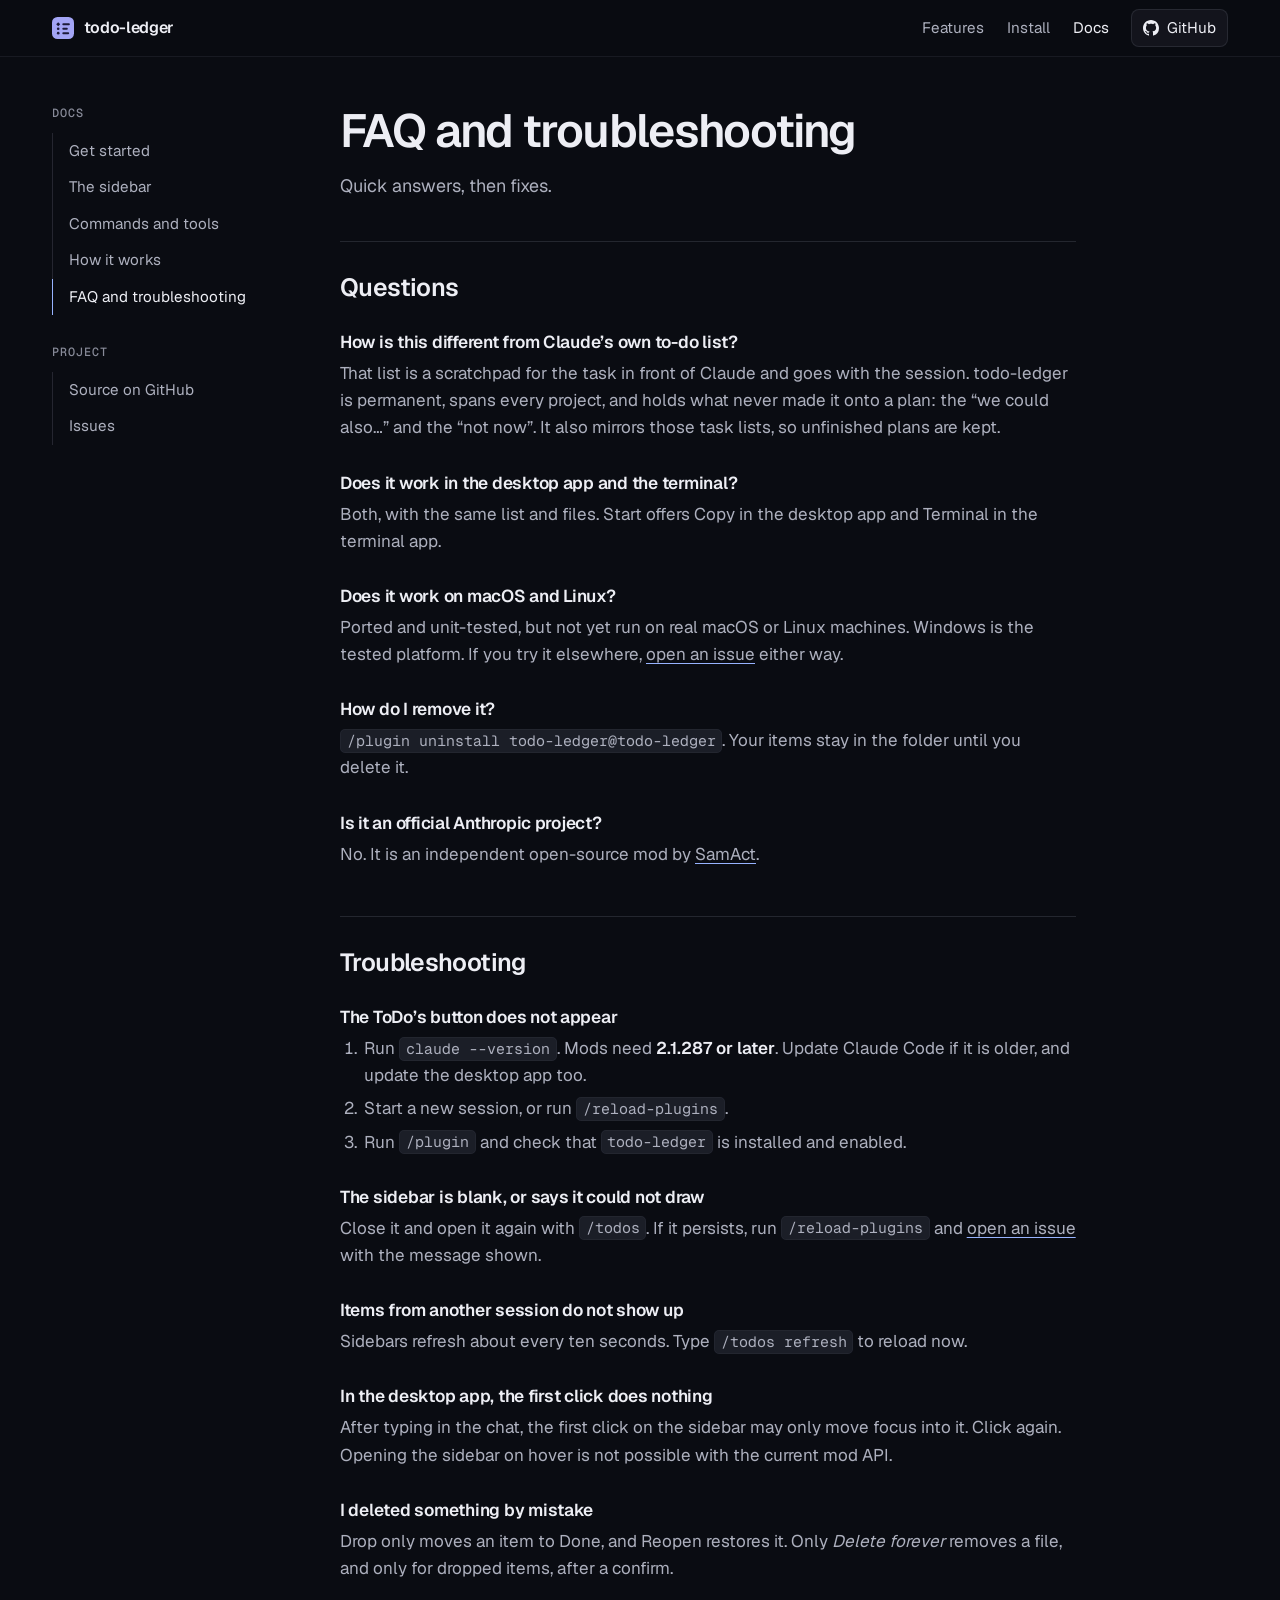
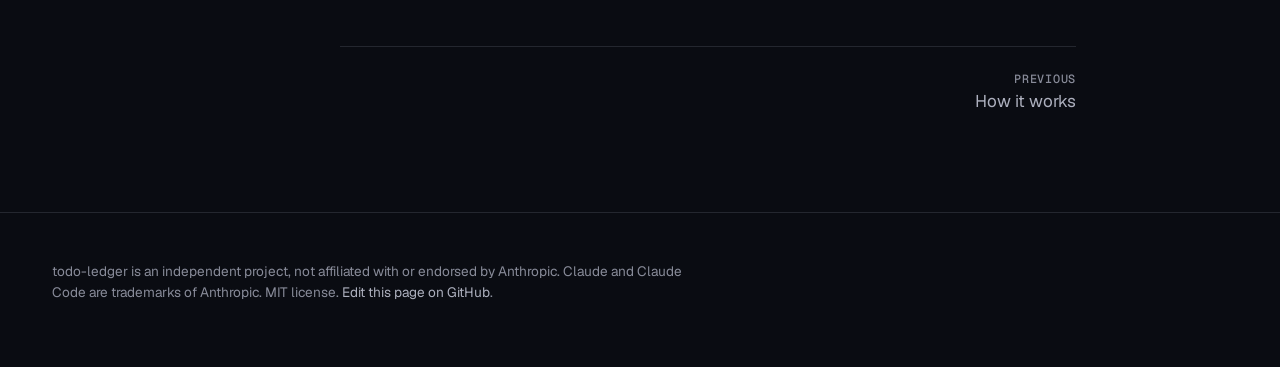
<file: docs/guide/faq/index.html>
<!doctype html>
<html lang="en">
<head>
<meta charset="utf-8">
<meta name="viewport" content="width=device-width,initial-scale=1">
<title>FAQ and troubleshooting · todo-ledger docs</title>
<meta name="description" content="Answers to common questions about todo-ledger, and fixes for the button not appearing or the sidebar not drawing.">
<link rel="canonical" href="https://samact.github.io/todo-ledger/guide/faq/">
<meta name="theme-color" content="#14141d">
<meta name="color-scheme" content="dark">
<link rel="apple-touch-icon" href="../../assets/apple-touch-icon.png">
<meta property="og:type" content="article">
<meta property="og:site_name" content="todo-ledger">
<meta property="og:title" content="FAQ and troubleshooting · todo-ledger docs">
<meta property="og:description" content="Answers to common questions about todo-ledger, and fixes for the button not appearing or the sidebar not drawing.">
<meta property="og:url" content="https://samact.github.io/todo-ledger/guide/faq/">
<meta property="og:image" content="https://samact.github.io/todo-ledger/assets/og.png">
<meta name="twitter:card" content="summary_large_image">
<link rel="icon" href="../../assets/favicon.svg" type="image/svg+xml">
<link rel="preload" href="../../assets/fonts/geist-latin.woff2" as="font" type="font/woff2" crossorigin>
<link rel="stylesheet" href="../../assets/site.css">
<link rel="stylesheet" href="../../assets/replica.css">
<script>document.documentElement.classList.add('js')</script>
</head>
<body>
<a class="skip" href="#main">Skip to content</a>
<header class="nav">
  <div class="wrap nav-in">
    <a class="brand" href="../../" aria-label="todo-ledger home">
      <svg viewBox="0 0 32 32" aria-hidden="true"><rect width="32" height="32" rx="8" fill="#a3a5f6"/><path d="M9 7.6l2.9 2.9L9 13.4 6.1 10.5z" fill="#1c1a3a"/><rect x="15" y="9" width="11" height="3" rx="1.5" fill="#1c1a3a"/><circle cx="9" cy="17" r="1.9" fill="#1c1a3a"/><rect x="15" y="15.5" width="8" height="3" rx="1.5" fill="#1c1a3a"/><circle cx="9" cy="23.5" r="1.9" fill="#1c1a3a"/><rect x="15" y="22" width="10" height="3" rx="1.5" fill="#1c1a3a"/></svg>
      todo-ledger
    </a>
    <nav class="nav-links" aria-label="Main">
      <a class="hide-s" href="../../#how">Features</a>
      <a class="hide-s" href="../../#install">Install</a>
      <a href="../../guide/" aria-current="page">Docs</a>
      <a class="nav-gh" href="https://github.com/SamAct/todo-ledger">
        <svg viewBox="0 0 16 16" fill="currentColor" aria-hidden="true"><path d="M8 0C3.58 0 0 3.58 0 8c0 3.54 2.29 6.53 5.47 7.59.4.07.55-.17.55-.38 0-.19-.01-.82-.01-1.49-2.01.37-2.53-.49-2.69-.94-.09-.23-.48-.94-.82-1.13-.28-.15-.68-.52-.01-.53.63-.01 1.08.58 1.23.82.72 1.21 1.87.87 2.33.66.07-.52.28-.87.51-1.07-1.78-.2-3.64-.89-3.64-3.95 0-.87.31-1.59.82-2.15-.08-.2-.36-1.02.08-2.12 0 0 .67-.21 2.2.82.64-.18 1.32-.27 2-.27.68 0 1.36.09 2 .27 1.53-1.04 2.2-.82 2.2-.82.44 1.1.16 1.92.08 2.12.51.56.82 1.27.82 2.15 0 3.07-1.87 3.75-3.65 3.95.29.25.54.73.54 1.48 0 1.07-.01 1.93-.01 2.2 0 .21.15.46.55.38A8.013 8.013 0 0016 8c0-4.42-3.58-8-8-8z"/></svg>
        GitHub
      </a>
    </nav>
  </div>
</header>
<main id="main" class="wrap doc">
  <aside class="doc-nav" aria-label="Docs">
    <div><h4>Docs</h4><ul><li><a href="../../guide/">Get started</a></li><li><a href="../../guide/sidebar/">The sidebar</a></li><li><a href="../../guide/commands/">Commands and tools</a></li><li><a href="../../guide/how-it-works/">How it works</a></li><li><a href="../../guide/faq/" aria-current="page">FAQ and troubleshooting</a></li></ul></div>
    <div><h4>Project</h4><ul><li><a href="https://github.com/SamAct/todo-ledger">Source on GitHub</a></li><li><a href="https://github.com/SamAct/todo-ledger/issues">Issues</a></li></ul></div>
  </aside>
  <article class="prose">

    <h1>FAQ and troubleshooting</h1>
    <p class="lead">Quick answers, then fixes.</p>

    <h2 id="faq">Questions</h2>
    <h3>How is this different from Claude’s own to-do list?</h3>
    <p>That list is a scratchpad for the task in front of Claude and goes with the session. todo-ledger is permanent, spans every project, and holds what never made it onto a plan: the “we could also…” and the “not now”. It also mirrors those task lists, so unfinished plans are kept.</p>
    <h3>Does it work in the desktop app and the terminal?</h3>
    <p>Both, with the same list and files. Start offers Copy in the desktop app and Terminal in the terminal app.</p>
    <h3>Does it work on macOS and Linux?</h3>
    <p>Ported and unit-tested, but not yet run on real macOS or Linux machines. Windows is the tested platform. If you try it elsewhere, <a href="https://github.com/SamAct/todo-ledger/issues/new">open an issue</a> either way.</p>
    <h3>How do I remove it?</h3>
    <p><code>/plugin uninstall todo-ledger@todo-ledger</code>. Your items stay in the folder until you delete it.</p>
    <h3>Is it an official Anthropic project?</h3>
    <p>No. It is an independent open-source mod by <a href="https://github.com/SamAct">SamAct</a>.</p>

    <h2 id="fix">Troubleshooting</h2>
    <h3>The ToDo’s button does not appear</h3>
    <ol>
      <li>Run <code>claude --version</code>. Mods need <strong>2.1.287 or later</strong>. Update Claude Code if it is older, and update the desktop app too.</li>
      <li>Start a new session, or run <code>/reload-plugins</code>.</li>
      <li>Run <code>/plugin</code> and check that <code>todo-ledger</code> is installed and enabled.</li>
    </ol>
    <h3>The sidebar is blank, or says it could not draw</h3>
    <p>Close it and open it again with <code>/todos</code>. If it persists, run <code>/reload-plugins</code> and <a href="https://github.com/SamAct/todo-ledger/issues/new">open an issue</a> with the message shown.</p>
    <h3>Items from another session do not show up</h3>
    <p>Sidebars refresh about every ten seconds. Type <code>/todos refresh</code> to reload now.</p>
    <h3>In the desktop app, the first click does nothing</h3>
    <p>After typing in the chat, the first click on the sidebar may only move focus into it. Click again. Opening the sidebar on hover is not possible with the current mod API.</p>
    <h3>I deleted something by mistake</h3>
    <p>Drop only moves an item to Done, and Reopen restores it. Only <em>Delete forever</em> removes a file, and only for dropped items, after a confirm.</p>

    <nav class="pager" aria-label="Pages">
      <a href="../../guide/how-it-works/"><small>Previous</small>How it works</a>
      
    </nav>
  </article>
</main>
<footer class="foot">
  <div class="wrap">
    <p class="fine" style="margin:0;max-width:70ch">todo-ledger is an independent project, not affiliated with or endorsed by Anthropic. Claude and Claude Code are trademarks of Anthropic. MIT license. <a href="https://github.com/SamAct/todo-ledger/edit/main/docs/guide/faq/index.html">Edit this page on GitHub</a>.</p>
  </div>
</footer>
<script src="../../assets/replica.js" defer></script>
<script src="../../assets/site.js" defer></script>
</body>
</html>
</file>
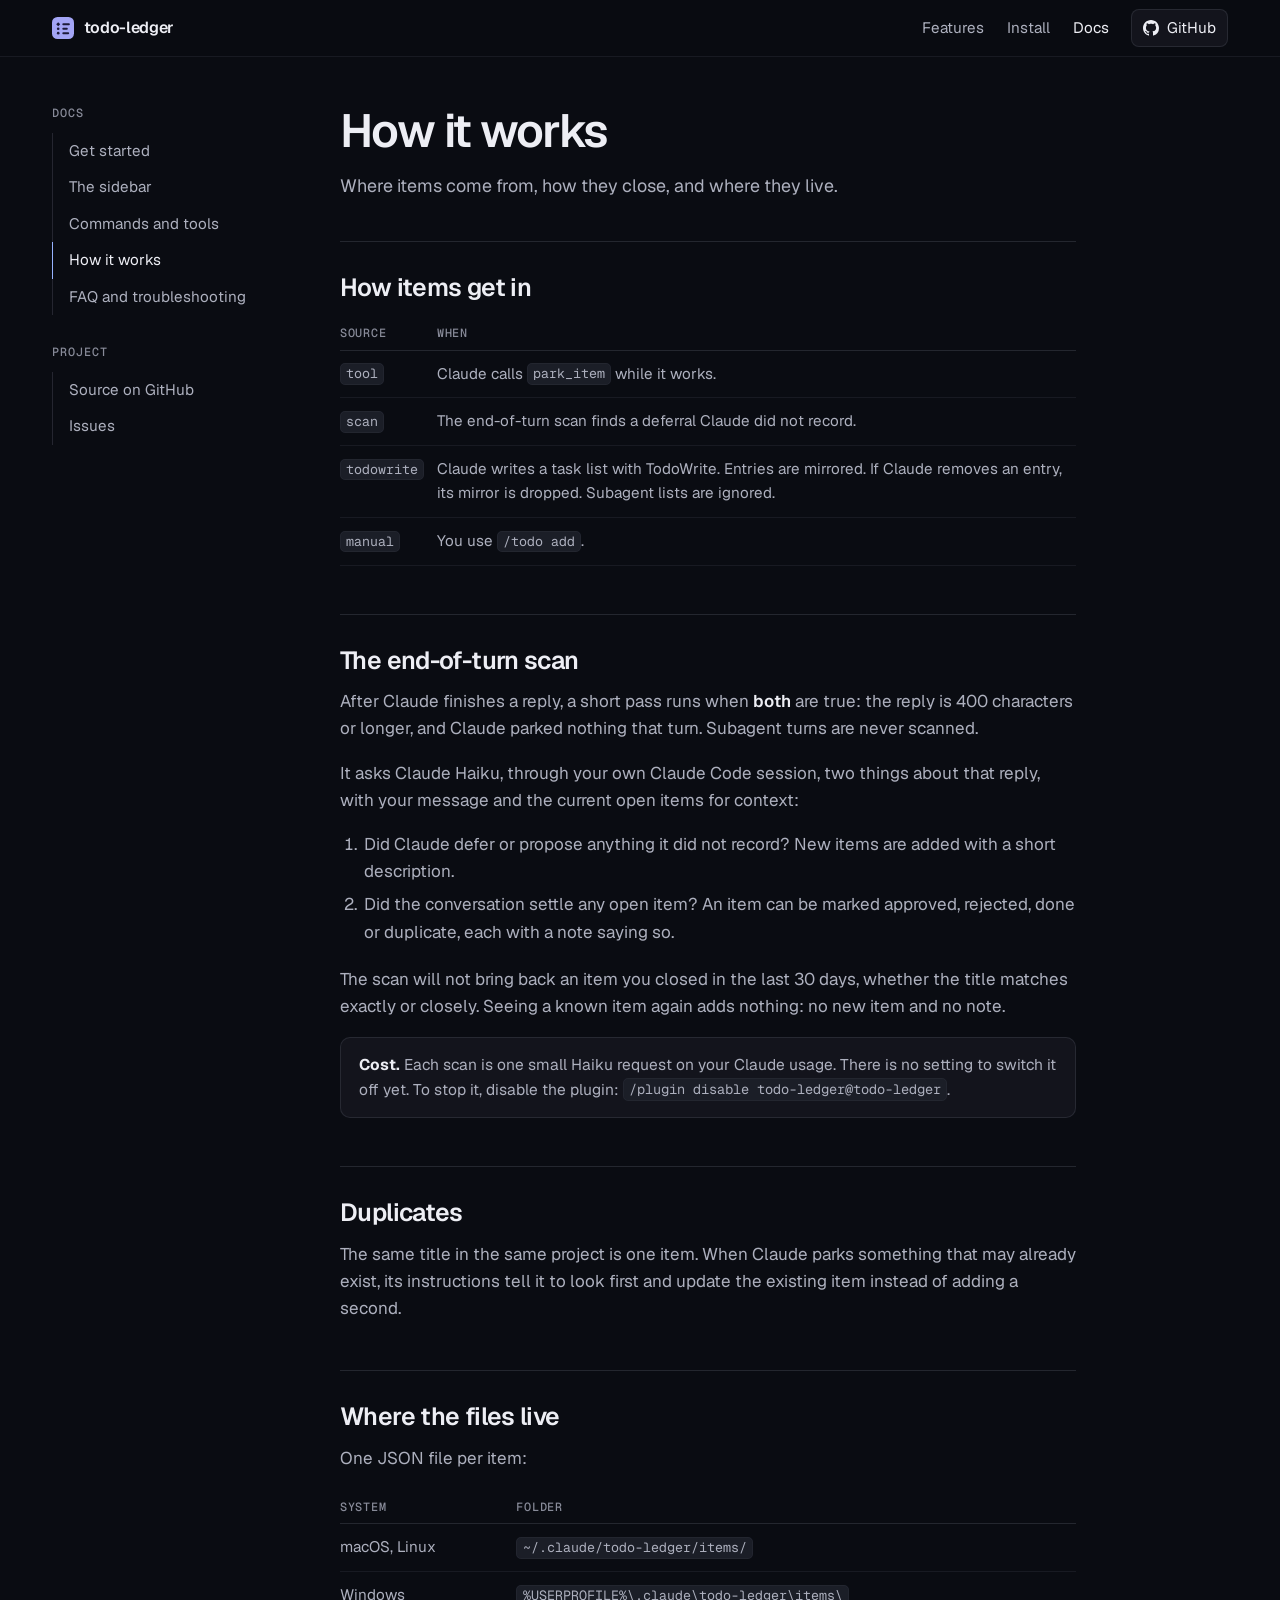
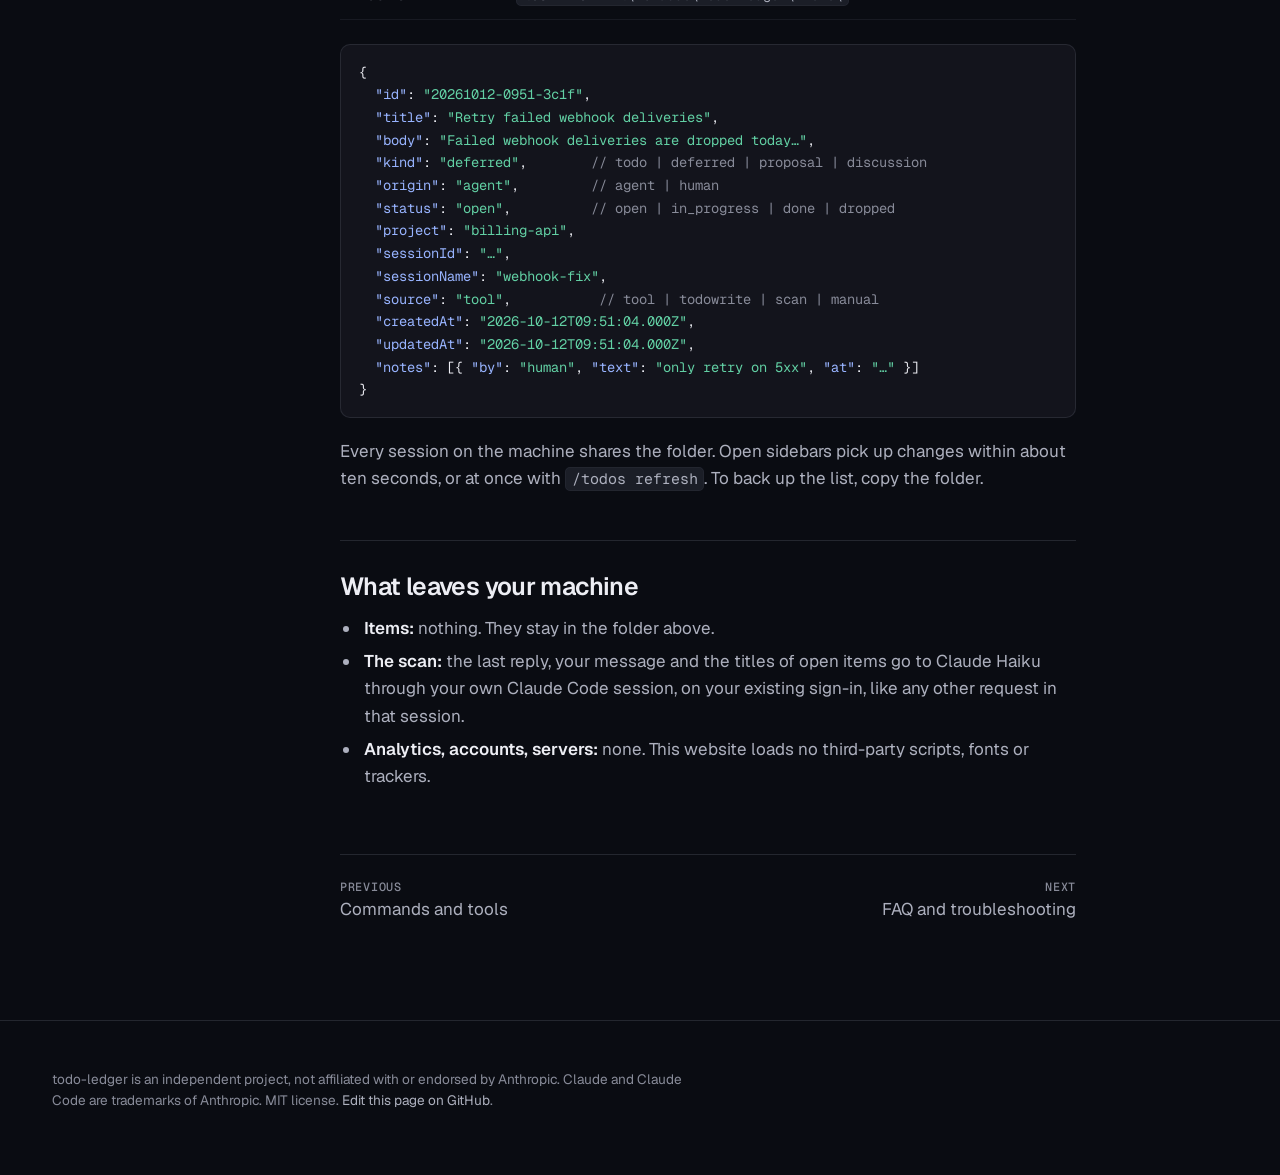
<file: docs/guide/how-it-works/index.html>
<!doctype html>
<html lang="en">
<head>
<meta charset="utf-8">
<meta name="viewport" content="width=device-width,initial-scale=1">
<title>How it works · todo-ledger docs</title>
<meta name="description" content="How items get in and out, what the end-of-turn scan does, where files live and what leaves your machine.">
<link rel="canonical" href="https://samact.github.io/todo-ledger/guide/how-it-works/">
<meta name="theme-color" content="#14141d">
<meta name="color-scheme" content="dark">
<link rel="apple-touch-icon" href="../../assets/apple-touch-icon.png">
<meta property="og:type" content="article">
<meta property="og:site_name" content="todo-ledger">
<meta property="og:title" content="How it works · todo-ledger docs">
<meta property="og:description" content="How items get in and out, what the end-of-turn scan does, where files live and what leaves your machine.">
<meta property="og:url" content="https://samact.github.io/todo-ledger/guide/how-it-works/">
<meta property="og:image" content="https://samact.github.io/todo-ledger/assets/og.png">
<meta name="twitter:card" content="summary_large_image">
<link rel="icon" href="../../assets/favicon.svg" type="image/svg+xml">
<link rel="preload" href="../../assets/fonts/geist-latin.woff2" as="font" type="font/woff2" crossorigin>
<link rel="stylesheet" href="../../assets/site.css">
<link rel="stylesheet" href="../../assets/replica.css">
<script>document.documentElement.classList.add('js')</script>
</head>
<body>
<a class="skip" href="#main">Skip to content</a>
<header class="nav">
  <div class="wrap nav-in">
    <a class="brand" href="../../" aria-label="todo-ledger home">
      <svg viewBox="0 0 32 32" aria-hidden="true"><rect width="32" height="32" rx="8" fill="#a3a5f6"/><path d="M9 7.6l2.9 2.9L9 13.4 6.1 10.5z" fill="#1c1a3a"/><rect x="15" y="9" width="11" height="3" rx="1.5" fill="#1c1a3a"/><circle cx="9" cy="17" r="1.9" fill="#1c1a3a"/><rect x="15" y="15.5" width="8" height="3" rx="1.5" fill="#1c1a3a"/><circle cx="9" cy="23.5" r="1.9" fill="#1c1a3a"/><rect x="15" y="22" width="10" height="3" rx="1.5" fill="#1c1a3a"/></svg>
      todo-ledger
    </a>
    <nav class="nav-links" aria-label="Main">
      <a class="hide-s" href="../../#how">Features</a>
      <a class="hide-s" href="../../#install">Install</a>
      <a href="../../guide/" aria-current="page">Docs</a>
      <a class="nav-gh" href="https://github.com/SamAct/todo-ledger">
        <svg viewBox="0 0 16 16" fill="currentColor" aria-hidden="true"><path d="M8 0C3.58 0 0 3.58 0 8c0 3.54 2.29 6.53 5.47 7.59.4.07.55-.17.55-.38 0-.19-.01-.82-.01-1.49-2.01.37-2.53-.49-2.69-.94-.09-.23-.48-.94-.82-1.13-.28-.15-.68-.52-.01-.53.63-.01 1.08.58 1.23.82.72 1.21 1.87.87 2.33.66.07-.52.28-.87.51-1.07-1.78-.2-3.64-.89-3.64-3.95 0-.87.31-1.59.82-2.15-.08-.2-.36-1.02.08-2.12 0 0 .67-.21 2.2.82.64-.18 1.32-.27 2-.27.68 0 1.36.09 2 .27 1.53-1.04 2.2-.82 2.2-.82.44 1.1.16 1.92.08 2.12.51.56.82 1.27.82 2.15 0 3.07-1.87 3.75-3.65 3.95.29.25.54.73.54 1.48 0 1.07-.01 1.93-.01 2.2 0 .21.15.46.55.38A8.013 8.013 0 0016 8c0-4.42-3.58-8-8-8z"/></svg>
        GitHub
      </a>
    </nav>
  </div>
</header>
<main id="main" class="wrap doc">
  <aside class="doc-nav" aria-label="Docs">
    <div><h4>Docs</h4><ul><li><a href="../../guide/">Get started</a></li><li><a href="../../guide/sidebar/">The sidebar</a></li><li><a href="../../guide/commands/">Commands and tools</a></li><li><a href="../../guide/how-it-works/" aria-current="page">How it works</a></li><li><a href="../../guide/faq/">FAQ and troubleshooting</a></li></ul></div>
    <div><h4>Project</h4><ul><li><a href="https://github.com/SamAct/todo-ledger">Source on GitHub</a></li><li><a href="https://github.com/SamAct/todo-ledger/issues">Issues</a></li></ul></div>
  </aside>
  <article class="prose">

    <h1>How it works</h1>
    <p class="lead">Where items come from, how they close, and where they live.</p>

    <h2 id="in">How items get in</h2>
    <div class="tablewrap"><table>
      <tr><th>Source</th><th>When</th></tr>
      <tr><td><code>tool</code></td><td>Claude calls <code>park_item</code> while it works.</td></tr>
      <tr><td><code>scan</code></td><td>The end-of-turn scan finds a deferral Claude did not record.</td></tr>
      <tr><td><code>todowrite</code></td><td>Claude writes a task list with TodoWrite. Entries are mirrored. If Claude removes an entry, its mirror is dropped. Subagent lists are ignored.</td></tr>
      <tr><td><code>manual</code></td><td>You use <code>/todo add</code>.</td></tr>
    </table></div>

    <h2 id="scan">The end-of-turn scan</h2>
    <p>After Claude finishes a reply, a short pass runs when <strong>both</strong> are true: the reply is 400 characters or longer, and Claude parked nothing that turn. Subagent turns are never scanned.</p>
    <p>It asks Claude Haiku, through your own Claude Code session, two things about that reply, with your message and the current open items for context:</p>
    <ol>
      <li>Did Claude defer or propose anything it did not record? New items are added with a short description.</li>
      <li>Did the conversation settle any open item? An item can be marked approved, rejected, done or duplicate, each with a note saying so.</li>
    </ol>
    <p>The scan will not bring back an item you closed in the last 30 days, whether the title matches exactly or closely. Seeing a known item again adds nothing: no new item and no note.</p>
    <p class="note"><b>Cost.</b> Each scan is one small Haiku request on your Claude usage. There is no setting to switch it off yet. To stop it, disable the plugin: <code>/plugin disable todo-ledger@todo-ledger</code>.</p>

    <h2 id="dupes">Duplicates</h2>
    <p>The same title in the same project is one item. When Claude parks something that may already exist, its instructions tell it to look first and update the existing item instead of adding a second.</p>

    <h2 id="files">Where the files live</h2>
    <p>One JSON file per item:</p>
    <div class="tablewrap"><table>
      <tr><th>System</th><th>Folder</th></tr>
      <tr><td>macOS, Linux</td><td><code>~/.claude/todo-ledger/items/</code></td></tr>
      <tr><td>Windows</td><td><code>%USERPROFILE%\.claude\todo-ledger\items\</code></td></tr>
    </table></div>
<pre class="block">{
  <span class="k">"id"</span>: <span class="s">"20261012-0951-3c1f"</span>,
  <span class="k">"title"</span>: <span class="s">"Retry failed webhook deliveries"</span>,
  <span class="k">"body"</span>: <span class="s">"Failed webhook deliveries are dropped today…"</span>,
  <span class="k">"kind"</span>: <span class="s">"deferred"</span>,        <span class="c">// todo | deferred | proposal | discussion</span>
  <span class="k">"origin"</span>: <span class="s">"agent"</span>,         <span class="c">// agent | human</span>
  <span class="k">"status"</span>: <span class="s">"open"</span>,          <span class="c">// open | in_progress | done | dropped</span>
  <span class="k">"project"</span>: <span class="s">"billing-api"</span>,
  <span class="k">"sessionId"</span>: <span class="s">"…"</span>,
  <span class="k">"sessionName"</span>: <span class="s">"webhook-fix"</span>,
  <span class="k">"source"</span>: <span class="s">"tool"</span>,           <span class="c">// tool | todowrite | scan | manual</span>
  <span class="k">"createdAt"</span>: <span class="s">"2026-10-12T09:51:04.000Z"</span>,
  <span class="k">"updatedAt"</span>: <span class="s">"2026-10-12T09:51:04.000Z"</span>,
  <span class="k">"notes"</span>: [{ <span class="k">"by"</span>: <span class="s">"human"</span>, <span class="k">"text"</span>: <span class="s">"only retry on 5xx"</span>, <span class="k">"at"</span>: <span class="s">"…"</span> }]
}</pre>
    <p>Every session on the machine shares the folder. Open sidebars pick up changes within about ten seconds, or at once with <code>/todos refresh</code>. To back up the list, copy the folder.</p>

    <h2 id="privacy">What leaves your machine</h2>
    <ul>
      <li><strong>Items:</strong> nothing. They stay in the folder above.</li>
      <li><strong>The scan:</strong> the last reply, your message and the titles of open items go to Claude Haiku through your own Claude Code session, on your existing sign-in, like any other request in that session.</li>
      <li><strong>Analytics, accounts, servers:</strong> none. This website loads no third-party scripts, fonts or trackers.</li>
    </ul>

    <nav class="pager" aria-label="Pages">
      <a href="../../guide/commands/"><small>Previous</small>Commands and tools</a>
      <a href="../../guide/faq/"><small>Next</small>FAQ and troubleshooting</a>
    </nav>
  </article>
</main>
<footer class="foot">
  <div class="wrap">
    <p class="fine" style="margin:0;max-width:70ch">todo-ledger is an independent project, not affiliated with or endorsed by Anthropic. Claude and Claude Code are trademarks of Anthropic. MIT license. <a href="https://github.com/SamAct/todo-ledger/edit/main/docs/guide/how-it-works/index.html">Edit this page on GitHub</a>.</p>
  </div>
</footer>
<script src="../../assets/replica.js" defer></script>
<script src="../../assets/site.js" defer></script>
</body>
</html>
</file>
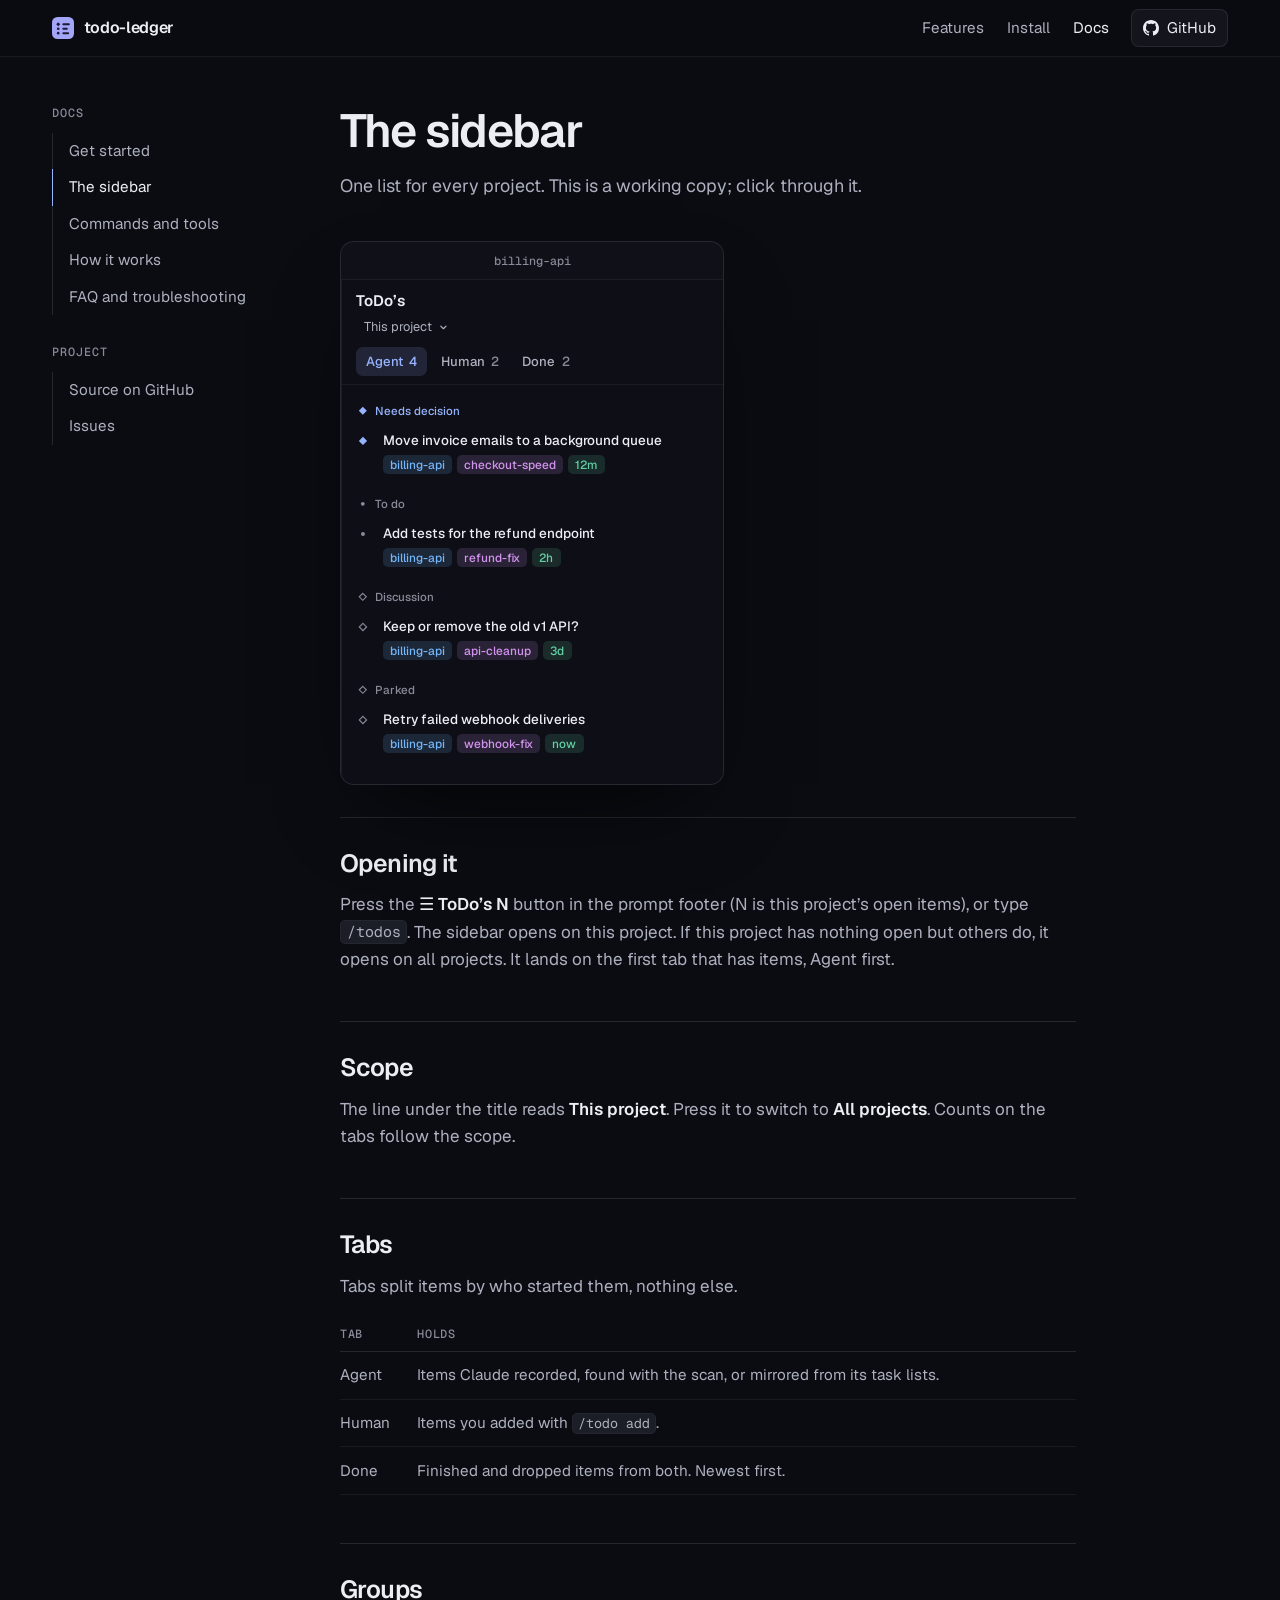
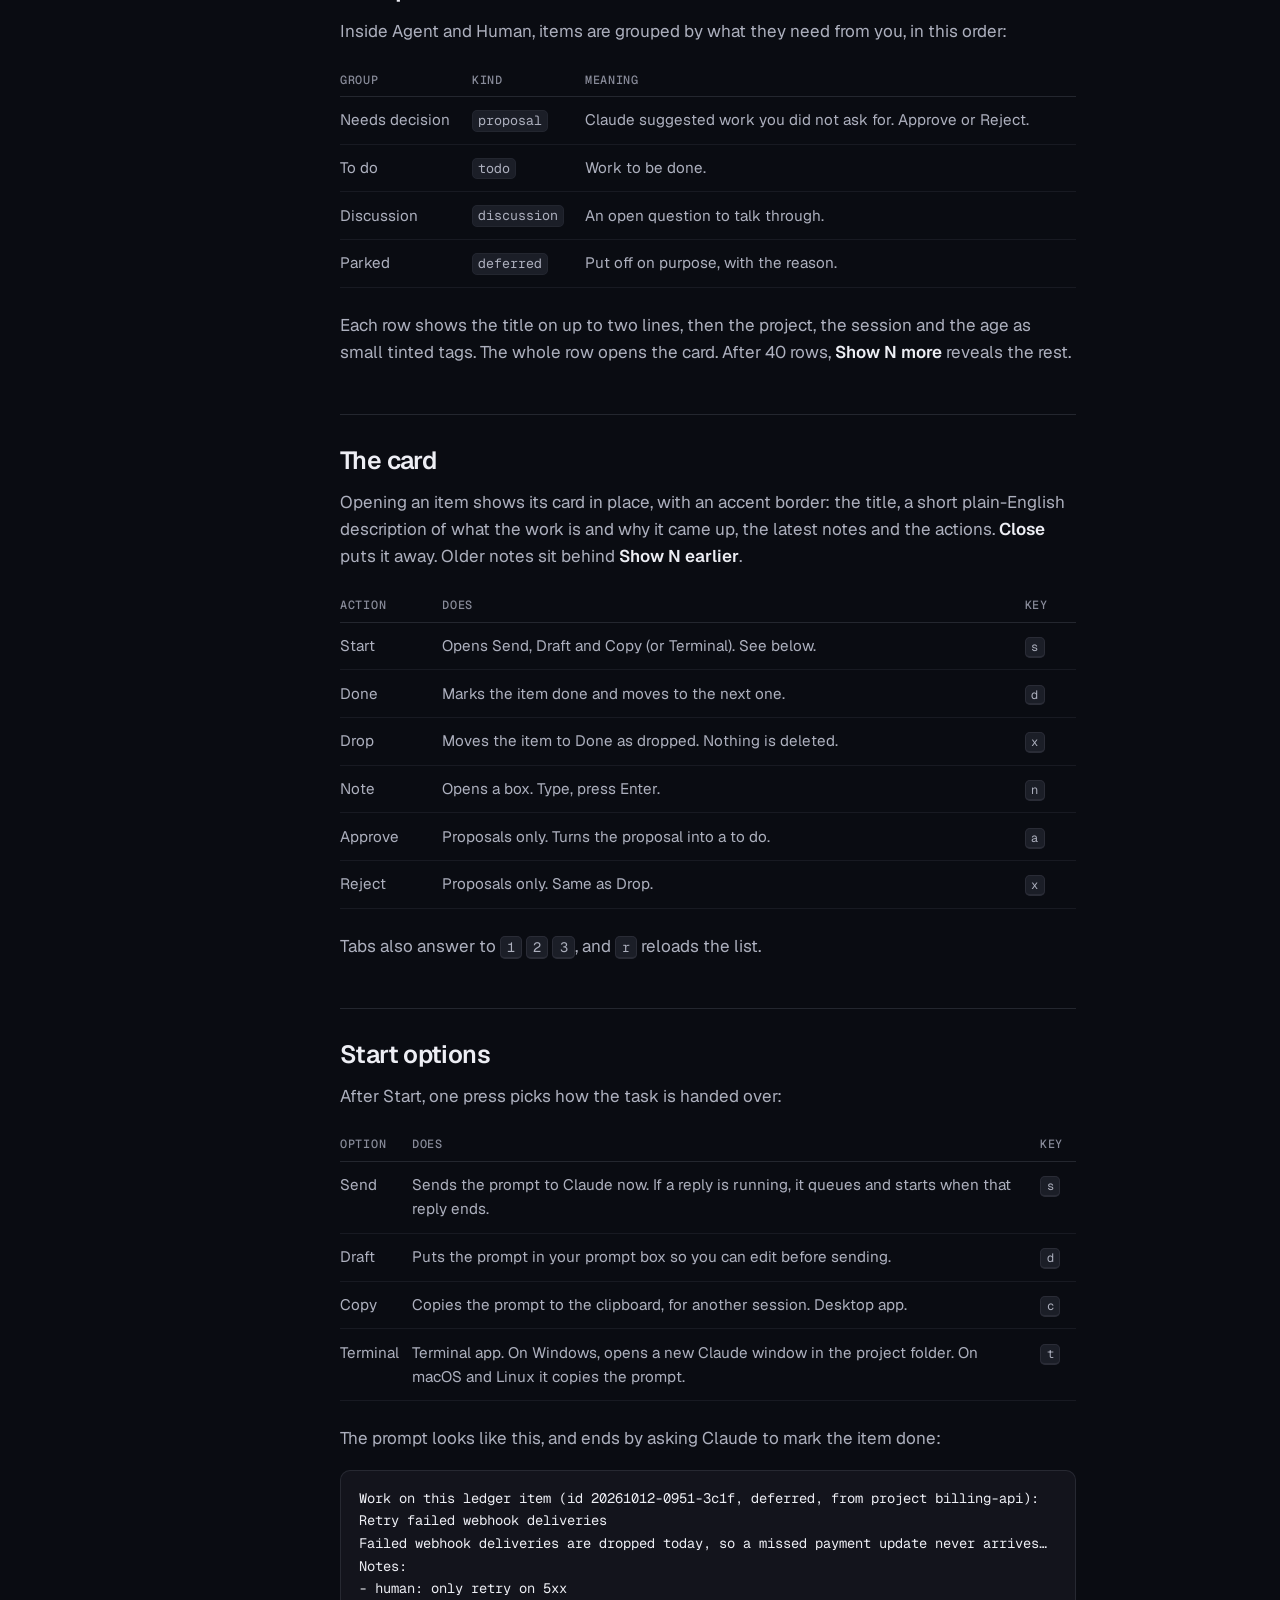
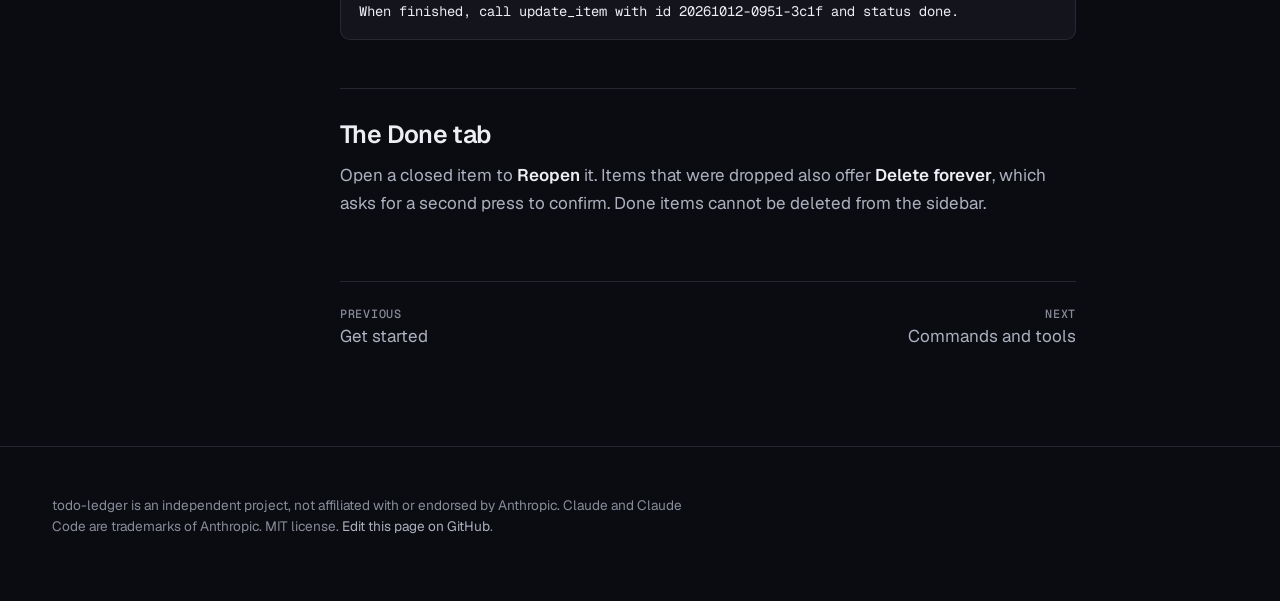
<file: docs/guide/sidebar/index.html>
<!doctype html>
<html lang="en">
<head>
<meta charset="utf-8">
<meta name="viewport" content="width=device-width,initial-scale=1">
<title>The sidebar · todo-ledger docs</title>
<meta name="description" content="A tour of the ToDo’s sidebar: scope, tabs, groups, the open card, actions and keyboard shortcuts.">
<link rel="canonical" href="https://samact.github.io/todo-ledger/guide/sidebar/">
<meta name="theme-color" content="#14141d">
<meta name="color-scheme" content="dark">
<link rel="apple-touch-icon" href="../../assets/apple-touch-icon.png">
<meta property="og:type" content="article">
<meta property="og:site_name" content="todo-ledger">
<meta property="og:title" content="The sidebar · todo-ledger docs">
<meta property="og:description" content="A tour of the ToDo’s sidebar: scope, tabs, groups, the open card, actions and keyboard shortcuts.">
<meta property="og:url" content="https://samact.github.io/todo-ledger/guide/sidebar/">
<meta property="og:image" content="https://samact.github.io/todo-ledger/assets/og.png">
<meta name="twitter:card" content="summary_large_image">
<link rel="icon" href="../../assets/favicon.svg" type="image/svg+xml">
<link rel="preload" href="../../assets/fonts/geist-latin.woff2" as="font" type="font/woff2" crossorigin>
<link rel="stylesheet" href="../../assets/site.css">
<link rel="stylesheet" href="../../assets/replica.css">
<script>document.documentElement.classList.add('js')</script>
</head>
<body>
<a class="skip" href="#main">Skip to content</a>
<header class="nav">
  <div class="wrap nav-in">
    <a class="brand" href="../../" aria-label="todo-ledger home">
      <svg viewBox="0 0 32 32" aria-hidden="true"><rect width="32" height="32" rx="8" fill="#a3a5f6"/><path d="M9 7.6l2.9 2.9L9 13.4 6.1 10.5z" fill="#1c1a3a"/><rect x="15" y="9" width="11" height="3" rx="1.5" fill="#1c1a3a"/><circle cx="9" cy="17" r="1.9" fill="#1c1a3a"/><rect x="15" y="15.5" width="8" height="3" rx="1.5" fill="#1c1a3a"/><circle cx="9" cy="23.5" r="1.9" fill="#1c1a3a"/><rect x="15" y="22" width="10" height="3" rx="1.5" fill="#1c1a3a"/></svg>
      todo-ledger
    </a>
    <nav class="nav-links" aria-label="Main">
      <a class="hide-s" href="../../#how">Features</a>
      <a class="hide-s" href="../../#install">Install</a>
      <a href="../../guide/" aria-current="page">Docs</a>
      <a class="nav-gh" href="https://github.com/SamAct/todo-ledger">
        <svg viewBox="0 0 16 16" fill="currentColor" aria-hidden="true"><path d="M8 0C3.58 0 0 3.58 0 8c0 3.54 2.29 6.53 5.47 7.59.4.07.55-.17.55-.38 0-.19-.01-.82-.01-1.49-2.01.37-2.53-.49-2.69-.94-.09-.23-.48-.94-.82-1.13-.28-.15-.68-.52-.01-.53.63-.01 1.08.58 1.23.82.72 1.21 1.87.87 2.33.66.07-.52.28-.87.51-1.07-1.78-.2-3.64-.89-3.64-3.95 0-.87.31-1.59.82-2.15-.08-.2-.36-1.02.08-2.12 0 0 .67-.21 2.2.82.64-.18 1.32-.27 2-.27.68 0 1.36.09 2 .27 1.53-1.04 2.2-.82 2.2-.82.44 1.1.16 1.92.08 2.12.51.56.82 1.27.82 2.15 0 3.07-1.87 3.75-3.65 3.95.29.25.54.73.54 1.48 0 1.07-.01 1.93-.01 2.2 0 .21.15.46.55.38A8.013 8.013 0 0016 8c0-4.42-3.58-8-8-8z"/></svg>
        GitHub
      </a>
    </nav>
  </div>
</header>
<main id="main" class="wrap doc">
  <aside class="doc-nav" aria-label="Docs">
    <div><h4>Docs</h4><ul><li><a href="../../guide/">Get started</a></li><li><a href="../../guide/sidebar/" aria-current="page">The sidebar</a></li><li><a href="../../guide/commands/">Commands and tools</a></li><li><a href="../../guide/how-it-works/">How it works</a></li><li><a href="../../guide/faq/">FAQ and troubleshooting</a></li></ul></div>
    <div><h4>Project</h4><ul><li><a href="https://github.com/SamAct/todo-ledger">Source on GitHub</a></li><li><a href="https://github.com/SamAct/todo-ledger/issues">Issues</a></li></ul></div>
  </aside>
  <article class="prose">

    <h1>The sidebar</h1>
    <p class="lead">One list for every project. This is a working copy; click through it.</p>
    <div data-replica="pane" style="margin:0 0 2rem"></div>

    <h2 id="open">Opening it</h2>
    <p>Press the <strong>☰ ToDo’s N</strong> button in the prompt footer (N is this project’s open items), or type <code>/todos</code>. The sidebar opens on this project. If this project has nothing open but others do, it opens on all projects. It lands on the first tab that has items, Agent first.</p>

    <h2 id="scope">Scope</h2>
    <p>The line under the title reads <strong>This project</strong>. Press it to switch to <strong>All projects</strong>. Counts on the tabs follow the scope.</p>

    <h2 id="tabs">Tabs</h2>
    <p>Tabs split items by who started them, nothing else.</p>
    <div class="tablewrap"><table>
      <tr><th>Tab</th><th>Holds</th></tr>
      <tr><td>Agent</td><td>Items Claude recorded, found with the scan, or mirrored from its task lists.</td></tr>
      <tr><td>Human</td><td>Items you added with <code>/todo add</code>.</td></tr>
      <tr><td>Done</td><td>Finished and dropped items from both. Newest first.</td></tr>
    </table></div>

    <h2 id="groups">Groups</h2>
    <p>Inside Agent and Human, items are grouped by what they need from you, in this order:</p>
    <div class="tablewrap"><table>
      <tr><th>Group</th><th>Kind</th><th>Meaning</th></tr>
      <tr><td>Needs decision</td><td><code>proposal</code></td><td>Claude suggested work you did not ask for. Approve or Reject.</td></tr>
      <tr><td>To do</td><td><code>todo</code></td><td>Work to be done.</td></tr>
      <tr><td>Discussion</td><td><code>discussion</code></td><td>An open question to talk through.</td></tr>
      <tr><td>Parked</td><td><code>deferred</code></td><td>Put off on purpose, with the reason.</td></tr>
    </table></div>
    <p>Each row shows the title on up to two lines, then the project, the session and the age as small tinted tags. The whole row opens the card. After 40 rows, <strong>Show N more</strong> reveals the rest.</p>

    <h2 id="card">The card</h2>
    <p>Opening an item shows its card in place, with an accent border: the title, a short plain-English description of what the work is and why it came up, the latest notes and the actions. <strong>Close</strong> puts it away. Older notes sit behind <strong>Show N earlier</strong>.</p>
    <div class="tablewrap"><table>
      <tr><th>Action</th><th>Does</th><th>Key</th></tr>
      <tr><td>Start</td><td>Opens Send, Draft and Copy (or Terminal). See below.</td><td><kbd>s</kbd></td></tr>
      <tr><td>Done</td><td>Marks the item done and moves to the next one.</td><td><kbd>d</kbd></td></tr>
      <tr><td>Drop</td><td>Moves the item to Done as dropped. Nothing is deleted.</td><td><kbd>x</kbd></td></tr>
      <tr><td>Note</td><td>Opens a box. Type, press Enter.</td><td><kbd>n</kbd></td></tr>
      <tr><td>Approve</td><td>Proposals only. Turns the proposal into a to do.</td><td><kbd>a</kbd></td></tr>
      <tr><td>Reject</td><td>Proposals only. Same as Drop.</td><td><kbd>x</kbd></td></tr>
    </table></div>
    <p>Tabs also answer to <kbd>1</kbd> <kbd>2</kbd> <kbd>3</kbd>, and <kbd>r</kbd> reloads the list.</p>

    <h2 id="start">Start options</h2>
    <p>After Start, one press picks how the task is handed over:</p>
    <div class="tablewrap"><table>
      <tr><th>Option</th><th>Does</th><th>Key</th></tr>
      <tr><td>Send</td><td>Sends the prompt to Claude now. If a reply is running, it queues and starts when that reply ends.</td><td><kbd>s</kbd></td></tr>
      <tr><td>Draft</td><td>Puts the prompt in your prompt box so you can edit before sending.</td><td><kbd>d</kbd></td></tr>
      <tr><td>Copy</td><td>Copies the prompt to the clipboard, for another session. Desktop app.</td><td><kbd>c</kbd></td></tr>
      <tr><td>Terminal</td><td>Terminal app. On Windows, opens a new Claude window in the project folder. On macOS and Linux it copies the prompt.</td><td><kbd>t</kbd></td></tr>
    </table></div>
    <p>The prompt looks like this, and ends by asking Claude to mark the item done:</p>
<pre class="block">Work on this ledger item (id 20261012-0951-3c1f, deferred, from project billing-api):
Retry failed webhook deliveries
Failed webhook deliveries are dropped today, so a missed payment update never arrives…
Notes:
- human: only retry on 5xx
When finished, call update_item with id 20261012-0951-3c1f and status done.</pre>

    <h2 id="done-tab">The Done tab</h2>
    <p>Open a closed item to <strong>Reopen</strong> it. Items that were dropped also offer <strong>Delete forever</strong>, which asks for a second press to confirm. Done items cannot be deleted from the sidebar.</p>

    <nav class="pager" aria-label="Pages">
      <a href="../../guide/"><small>Previous</small>Get started</a>
      <a href="../../guide/commands/"><small>Next</small>Commands and tools</a>
    </nav>
  </article>
</main>
<footer class="foot">
  <div class="wrap">
    <p class="fine" style="margin:0;max-width:70ch">todo-ledger is an independent project, not affiliated with or endorsed by Anthropic. Claude and Claude Code are trademarks of Anthropic. MIT license. <a href="https://github.com/SamAct/todo-ledger/edit/main/docs/guide/sidebar/index.html">Edit this page on GitHub</a>.</p>
  </div>
</footer>
<script src="../../assets/replica.js" defer></script>
<script src="../../assets/site.js" defer></script>
</body>
</html>
</file>
<file: docs/assets/site.css>
﻿@font-face{font-family:"Geist";src:url("fonts/geist-latin.woff2") format("woff2");font-weight:100 900;font-style:normal;font-display:swap}
@font-face{font-family:"Geist Mono";src:url("fonts/geist-mono-latin.woff2") format("woff2");font-weight:100 900;font-style:normal;font-display:swap}

:root{
  color-scheme:dark;
  --bg:oklch(0.155 0.014 275);
  --surface:oklch(0.195 0.016 275);
  --raised:oklch(0.235 0.018 275);
  --line:oklch(0.32 0.02 275 / .7);
  --line-soft:oklch(0.32 0.02 275 / .38);
  --text:oklch(0.95 0.008 275);
  --muted:oklch(0.76 0.02 275);
  --dim:oklch(0.64 0.02 275);
  --accent:oklch(0.78 0.13 270);
  --accent-ink:oklch(0.2 0.04 270);
  --accent-soft:oklch(0.78 0.13 270 / .14);
  --c-proj:oklch(0.76 0.12 250);
  --c-sess:oklch(0.76 0.14 315);
  --c-age:oklch(0.78 0.12 165);
  --ok:oklch(0.78 0.12 165);
  --sans:"Geist",ui-sans-serif,system-ui,-apple-system,"Segoe UI",Roboto,sans-serif;
  --mono:"Geist Mono",ui-monospace,SFMono-Regular,Menlo,Consolas,monospace;
  --ease:cubic-bezier(.16,1,.3,1);
  --gutter:clamp(1rem,4vw,2rem);
  --wrap:1240px;
}

*,*::before,*::after{box-sizing:border-box}
html{-webkit-text-size-adjust:100%;scroll-behavior:smooth;scroll-padding-top:5rem}
body{margin:0;background:var(--bg);color:var(--text);font-family:var(--sans);font-size:1.0625rem;line-height:1.6;-webkit-font-smoothing:antialiased;text-rendering:optimizeLegibility}
img,svg{display:block;max-width:100%}
a{color:inherit}
p{margin:0 0 1em}
h1,h2,h3,h4{margin:0;font-weight:600;letter-spacing:-.025em;line-height:1.1;text-wrap:balance}
code,kbd,pre{font-family:var(--mono)}
:focus-visible{outline:2px solid var(--accent);outline-offset:3px;border-radius:4px}
::selection{background:oklch(0.78 0.13 270 / .35)}
.skip{position:absolute;left:-999px;top:.5rem;background:var(--accent);color:var(--accent-ink);padding:.5rem .8rem;border-radius:6px;z-index:100;font-weight:600}
.skip:focus{left:.5rem}
.wrap{width:100%;max-width:var(--wrap);margin-inline:auto;padding-inline:var(--gutter)}

/* nav */
.nav{position:sticky;top:0;z-index:50;background:oklch(0.155 0.014 275 / .96);border-bottom:1px solid var(--line-soft)}
.nav-in{display:flex;align-items:center;gap:1.5rem;height:3.5rem}
.brand{display:flex;align-items:center;gap:.6rem;text-decoration:none;font-weight:600;letter-spacing:-.02em;font-size:1rem}
.brand svg{width:22px;height:22px}
.nav-links{display:flex;gap:1.25rem;margin-left:auto;align-items:center}
.nav-links a{color:var(--muted);text-decoration:none;font-size:.95rem;padding:.35rem .1rem}
.nav-links a:hover,.nav-links a[aria-current]{color:var(--text)}
.nav-gh{display:inline-flex;align-items:center;gap:.5rem;border:1px solid var(--line);border-radius:8px;padding:.35rem .7rem!important;color:var(--text)!important;background:var(--surface)}
.nav-gh:hover{background:var(--raised)}
.nav-gh svg{width:16px;height:16px}

/* buttons */
.btn{display:inline-flex;align-items:center;gap:.55rem;font:inherit;font-weight:550;font-size:.97rem;line-height:1;text-decoration:none;padding:.8rem 1.15rem;border-radius:9px;border:1px solid var(--line);background:var(--surface);color:var(--text);cursor:pointer;transition:background .2s var(--ease),border-color .2s var(--ease),transform .2s var(--ease)}
.btn:hover{background:var(--raised);border-color:oklch(0.42 0.03 275)}
.btn:active{transform:translateY(1px)}
.btn-primary{background:var(--accent);border-color:var(--accent);color:var(--accent-ink)}
.btn-primary:hover{background:oklch(0.83 0.12 270);border-color:oklch(0.83 0.12 270)}

/* command block */
.cmd{display:flex;align-items:stretch;border:1px solid var(--line);border-radius:10px;background:var(--surface);overflow:hidden;max-width:100%}
.cmd code{flex:1;min-width:0;padding:.85rem 1rem;font-size:.84rem;line-height:1.5;overflow-x:auto;white-space:nowrap;color:var(--text);scrollbar-width:thin}
.cmd code b{color:var(--dim);font-weight:400;user-select:none;margin-right:.7ch}
.cmd button{all:unset;box-sizing:border-box;cursor:pointer;padding:0 1rem;font:500 .8rem var(--mono);color:var(--muted);border-left:1px solid var(--line);display:flex;align-items:center;gap:.4rem;min-width:5.2rem;justify-content:center;transition:background .15s,color .15s}
.cmd button:hover{background:var(--raised);color:var(--text)}
.cmd button:focus-visible{outline:2px solid var(--accent);outline-offset:-3px}
.cmd button[data-done]{color:var(--ok)}
.cmd-stack{display:grid;gap:.6rem}

pre.block{margin:0 0 1.25rem;padding:1rem 1.15rem;border:1px solid var(--line);background:var(--surface);border-radius:10px;overflow-x:auto;font-size:.86rem;line-height:1.65;color:var(--text);scrollbar-width:thin}
pre.block .c{color:var(--dim)}
pre.block .k{color:var(--accent)}
pre.block .s{color:var(--c-age)}
:not(pre)>code{font-size:.88em;background:var(--raised);border:1px solid var(--line-soft);border-radius:5px;padding:.1em .38em;white-space:nowrap}
kbd{font-size:.8em;background:var(--raised);border:1px solid var(--line);border-bottom-width:2px;border-radius:5px;padding:.08em .45em}

/* generic sections */
section{position:relative}
.hero-grid>*,.split>*,.loop>*,.install>*,.priv>*,.cmd-stack>*,.hero-cta,.step>*{min-width:0}
.sec{padding-block:clamp(4.5rem,9vw,7.5rem)}
.eyebrow{font:500 .78rem var(--mono);letter-spacing:.08em;text-transform:uppercase;color:var(--dim);display:flex;align-items:center;gap:.7rem;margin-bottom:1.1rem}
.eyebrow i{font-style:normal;color:var(--accent)}
h2.big{font-size:clamp(1.9rem,3.6vw,2.9rem);margin-bottom:1rem}
.lead{font-size:clamp(1.05rem,1.4vw,1.2rem);color:var(--muted);max-width:56ch}

/* hero */
.hero{padding-top:clamp(2.5rem,6vw,5rem);padding-bottom:clamp(2rem,4vw,3.5rem);overflow:hidden}
.hero::before{content:"";position:absolute;inset:0;background:repeating-linear-gradient(to bottom,transparent 0 35px,oklch(0.95 0.008 275 / .045) 35px 36px);-webkit-mask-image:radial-gradient(70% 90% at 70% 40%,#000 10%,transparent 75%);mask-image:radial-gradient(70% 90% at 70% 40%,#000 10%,transparent 75%);pointer-events:none}
.hero-grid{position:relative;display:grid;grid-template-columns:minmax(0,5.3fr) minmax(0,6.7fr);gap:clamp(2rem,4vw,3.5rem);align-items:center}
.badges{display:flex;flex-wrap:wrap;gap:.5rem;margin-bottom:1.5rem}
.badge{font:500 .74rem var(--mono);color:var(--muted);border:1px solid var(--line);border-radius:999px;padding:.28rem .7rem;background:oklch(0.195 0.016 275 / .6)}
.badge b{color:var(--ok);font-weight:500}
.hero h1{font-size:clamp(2.7rem,5.4vw,4.6rem);font-weight:620;letter-spacing:-.04em;line-height:1;margin-bottom:1.4rem}
.hero h1 em{font-style:normal;color:var(--accent)}
.hero .lead{margin-bottom:2rem}
.hero-cta{display:grid;gap:.9rem;max-width:34rem}
.hero-links{display:flex;gap:1.4rem;flex-wrap:wrap;font-size:.95rem;color:var(--muted)}
.hero-links a{text-underline-offset:.25em;text-decoration-color:var(--line)}
.hero-links a:hover{color:var(--text);text-decoration-color:var(--accent)}
.hero-note{font-size:.84rem;color:var(--dim);margin:0}

/* steps (how items get in) */
.split{display:grid;grid-template-columns:minmax(0,4fr) minmax(0,8fr);gap:clamp(2rem,5vw,5rem)}
.split-head{position:sticky;top:6rem;align-self:start}
.rows{border-top:1px solid var(--line)}
.row{display:grid;grid-template-columns:6.5rem minmax(0,1fr);gap:0 1rem;padding:1.75rem 0;border-bottom:1px solid var(--line)}
.row .n{font:500 .74rem var(--mono);letter-spacing:.06em;text-transform:uppercase;color:var(--accent);padding-top:.5rem}
.row h3{font-size:1.35rem;margin-bottom:.5rem}
.row p{color:var(--muted);max-width:58ch}
.row pre.block{margin:1rem 0 0}

/* spec list */
.spec{border-top:1px solid var(--line);margin:0}
.spec div{display:grid;grid-template-columns:minmax(0,4fr) minmax(0,8fr);gap:1rem 2rem;padding:1.15rem 0;border-bottom:1px solid var(--line)}
.spec dt{font-weight:600;letter-spacing:-.01em}
.spec dd{margin:0;color:var(--muted);max-width:62ch}

/* pick it back up */
.loop{display:grid;grid-template-columns:minmax(0,6fr) minmax(0,5fr);gap:clamp(2rem,5vw,5rem);align-items:start}
.cta{margin-top:clamp(3.5rem,7vw,6rem);border-top:1px solid var(--line);padding-top:2.5rem;display:flex;justify-content:space-between;align-items:center;gap:1.5rem 3rem;flex-wrap:wrap}
.cta h3{font-size:1.4rem;margin-bottom:.4rem}
.cta p{margin:0;color:var(--muted);max-width:48ch}
.cta-b{display:flex;gap:.7rem;flex-wrap:wrap}
.prompt-out{border:1px solid var(--line);border-radius:12px;background:var(--surface);overflow:hidden}
.prompt-out header{display:flex;justify-content:space-between;gap:1rem;padding:.7rem 1rem;border-bottom:1px solid var(--line);font:500 .78rem var(--mono);color:var(--dim)}
.prompt-out pre{margin:0;padding:1.1rem 1.2rem;font-size:.82rem;line-height:1.7;white-space:pre-wrap;overflow-wrap:anywhere;color:var(--text)}
.prompt-out pre .d{color:var(--dim)}
.choices{display:flex;flex-wrap:wrap;gap:.5rem;margin:1.5rem 0 0}
.choices span{font:500 .9rem var(--sans);padding:.5rem .9rem;border:1px solid var(--line);border-radius:8px;background:var(--surface);color:var(--text)}
.choices span.on{background:var(--accent);border-color:var(--accent);color:var(--accent-ink)}
.choices span.plain{border-color:transparent;background:none;color:var(--dim)}
.choice-notes{margin:1.25rem 0 0;padding:0;list-style:none;display:grid;gap:.6rem;color:var(--muted);font-size:.98rem}
.choice-notes b{color:var(--text);font-weight:600}

/* privacy */
.priv{border:1px solid var(--line);border-radius:16px;background:var(--surface);padding:clamp(1.5rem,4vw,3rem);display:grid;grid-template-columns:minmax(0,6fr) minmax(0,6fr);gap:clamp(1.5rem,4vw,3.5rem);align-items:center}
.files{margin:0;font-size:.82rem;line-height:1.8;color:var(--muted)}
.files .f{display:flex;justify-content:space-between;gap:1rem;border-bottom:1px solid var(--line-soft);padding:.15rem 0}
.files .f span:last-child{color:var(--dim)}
.files .p{color:var(--text);margin-bottom:.4rem}

/* install */
.install{display:grid;grid-template-columns:minmax(0,5fr) minmax(0,6fr);gap:clamp(2rem,5vw,5rem);align-items:start}
.steps{counter-reset:s;display:grid;gap:1.4rem}
.step{display:grid;grid-template-columns:2rem minmax(0,1fr);gap:.2rem 1rem}
.step::before{counter-increment:s;content:counter(s);font:500 .82rem var(--mono);color:var(--accent);border:1px solid var(--line);border-radius:50%;width:1.9rem;height:1.9rem;display:grid;place-items:center;margin-top:.1rem}
.step p{margin:0 0 .6rem;color:var(--muted)}
.step p b{color:var(--text);font-weight:600}
.step>div{min-width:0}
.req{margin-top:2rem;display:flex;flex-wrap:wrap;gap:.5rem}

/* faq */
.faq{border-top:1px solid var(--line);max-width:52rem}
.faq details{border-bottom:1px solid var(--line)}
.faq summary{list-style:none;cursor:pointer;display:flex;justify-content:space-between;gap:1rem;padding:1.15rem 0;font-weight:560;letter-spacing:-.01em}
.faq summary::-webkit-details-marker{display:none}
.faq summary::after{content:"+";font:400 1.3rem/1 var(--mono);color:var(--dim);transition:transform .25s var(--ease)}
.faq details[open] summary::after{transform:rotate(45deg);color:var(--accent)}
.faq details>div{padding:0 0 1.3rem;color:var(--muted);max-width:60ch}
.faq details>div p:last-child{margin:0}

/* footer */
.foot{border-top:1px solid var(--line);padding-block:3rem 4rem;color:var(--dim);font-size:.92rem}
.foot-grid{display:grid;grid-template-columns:minmax(0,6fr) minmax(0,3fr) minmax(0,3fr);gap:2rem}
.foot h4{font:500 .75rem var(--mono);letter-spacing:.08em;text-transform:uppercase;color:var(--dim);margin-bottom:.8rem}
.foot ul{list-style:none;margin:0;padding:0;display:grid;gap:.45rem}
.foot a{text-decoration:none;color:var(--muted)}
.foot a:hover{color:var(--text)}
.foot .fine{max-width:46ch;margin:.8rem 0 0;font-size:.85rem;line-height:1.55}

/* reveal */
@media (prefers-reduced-motion:no-preference){
  html.js .rv{opacity:0;transform:translateY(14px);transition:opacity .7s var(--ease),transform .7s var(--ease)}
  html.js .rv.in{opacity:1;transform:none}
}

/* docs layout */
.doc{display:grid;grid-template-columns:14rem minmax(0,1fr);gap:clamp(2rem,5vw,5rem);padding-block:3rem 6rem}
.doc-nav{position:sticky;top:5.5rem;align-self:start;font-size:.95rem}
.doc-nav h4{font:500 .74rem var(--mono);letter-spacing:.08em;text-transform:uppercase;color:var(--dim);margin:0 0 .8rem}
.doc-nav ul{list-style:none;margin:0 0 1.8rem;padding:0;border-left:1px solid var(--line)}
.doc-nav a{display:block;padding:.38rem 0 .38rem 1rem;margin-left:-1px;border-left:1px solid transparent;color:var(--muted);text-decoration:none}
.doc-nav a:hover{color:var(--text)}
.doc-nav a[aria-current]{color:var(--text);border-left-color:var(--accent)}
.prose{max-width:46rem;min-width:0}
.prose h1{font-size:clamp(2rem,4vw,2.9rem);letter-spacing:-.035em;margin-bottom:1rem}
.prose .lead{margin-bottom:2.5rem}
.prose h2{font-size:1.55rem;margin:3rem 0 .9rem;padding-top:2rem;border-top:1px solid var(--line)}
.prose h2:first-of-type{margin-top:2rem}
.prose h3{font-size:1.08rem;margin:2rem 0 .5rem;letter-spacing:-.015em}
.prose p,.prose li{color:var(--muted)}
.prose strong{color:var(--text);font-weight:600}
.prose ul,.prose ol{padding-left:1.3rem;margin:0 0 1.2em}
.prose li{margin:.35em 0;padding-left:.2em}
.prose a{text-underline-offset:.2em;text-decoration-color:var(--accent)}
.prose table{width:100%;border-collapse:collapse;margin:0 0 1.5rem;font-size:.95rem}
.prose th{text-align:left;font:500 .74rem var(--mono);letter-spacing:.06em;text-transform:uppercase;color:var(--dim);padding:.6rem .8rem .6rem 0;border-bottom:1px solid var(--line)}
.prose td{padding:.7rem .8rem .7rem 0;border-bottom:1px solid var(--line-soft);vertical-align:top;color:var(--muted)}
.prose td:first-child{white-space:nowrap}
.tablewrap{overflow-x:auto;margin:0 0 1.5rem}
.tablewrap table{margin:0;min-width:34rem}
.note{border:1px solid var(--line);border-radius:10px;background:var(--surface);padding:.9rem 1.1rem;margin:0 0 1.4rem;color:var(--muted);font-size:.97rem}
.note b{color:var(--text)}
.pager{display:flex;justify-content:space-between;gap:1rem;margin-top:4rem;padding-top:1.5rem;border-top:1px solid var(--line)}
.pager a{text-decoration:none;color:var(--muted);display:grid;gap:.15rem}
.pager a small{font:500 .74rem var(--mono);letter-spacing:.06em;text-transform:uppercase;color:var(--dim)}
.pager a:hover{color:var(--text)}
.pager a:last-child{text-align:right;margin-left:auto}

@media (max-width:980px){
  .hero-grid,.split,.loop,.install,.priv{grid-template-columns:minmax(0,1fr)}
  .split-head{position:static}
  .foot-grid{grid-template-columns:minmax(0,1fr) minmax(0,1fr)}
  .foot-grid>div:first-child{grid-column:1/-1}
  .doc{grid-template-columns:minmax(0,1fr)}
  .doc-nav{position:static;display:flex;gap:2rem;flex-wrap:wrap}
  .doc-nav ul{border-left:0;display:flex;flex-wrap:wrap;gap:.25rem 1.1rem;margin:0}
  .doc-nav a{padding:.3rem 0;border-left:0}
  .doc-nav a[aria-current]{text-decoration:underline;text-decoration-color:var(--accent);text-underline-offset:.35em}
  .doc-nav h4{display:none}
}
@media (max-width:640px){
  body{font-size:1rem}
  .nav-links{gap:.9rem}
  .nav-links .hide-s{display:none}
  .row{grid-template-columns:minmax(0,1fr)}
  .row .n{padding:0 0 .5rem}
  .spec div{grid-template-columns:minmax(0,1fr);gap:.2rem}
  .foot-grid{grid-template-columns:minmax(0,1fr)}
  .cmd button{min-width:4.4rem;padding:0 .7rem}
  .cmd code{white-space:normal;overflow-wrap:anywhere;font-size:.8rem}
  .tablewrap{overflow:visible}
  .tablewrap table{min-width:0}
  .prose table,.prose tbody,.prose tr,.prose td{display:block;width:100%}
  .prose tr:first-child{display:none}
  .prose tr{padding:.75rem 0;border-bottom:1px solid var(--line-soft)}
  .prose td{border:0;padding:.1rem 0;white-space:normal}
  .prose td:first-child{color:var(--text)}
}
</file>
<file: docs/assets/replica.css>
﻿/* Live replica of the ToDo's sidebar. Visual vocabulary matches the real pane:
   tabs with counts, dim group labels, tinted meta pills, accent border on the open card. */
.lr-win{--pane:oklch(0.172 0.015 275);position:relative;border:1px solid var(--line);border-radius:14px;background:var(--surface);box-shadow:0 40px 90px -40px oklch(0.05 0.02 275 / .9),0 0 0 1px oklch(0.95 0.008 275 / .03) inset;overflow:hidden;display:grid;grid-template-rows:auto minmax(0,1fr) auto;height:37rem;font-size:.84rem;line-height:1.45;color:var(--text);text-align:left}
.lr-bar{display:flex;align-items:center;gap:.9rem;height:2.4rem;padding:0 .9rem;border-bottom:1px solid var(--line-soft);background:oklch(0.18 0.015 275)}
.lr-dots{display:flex;gap:.4rem}
.lr-dots i{width:.62rem;height:.62rem;border-radius:50%;background:oklch(0.32 0.02 275)}
.lr-ttl{font:500 .74rem var(--mono);color:var(--dim);margin:0 auto}
.lr-body{display:grid;grid-template-columns:minmax(0,1fr) 22.75rem;min-height:0}
.lr-win.lr-closed .lr-body{grid-template-columns:minmax(0,1fr) 0}
.lr-win.lr-closed .lr-pane{visibility:hidden;border-left-color:transparent}

/* chat */
.lr-chat{padding:1.1rem 1.2rem;display:flex;flex-direction:column;gap:.9rem;min-width:0;overflow:hidden;justify-content:flex-end}
.lr-msg{max-width:92%;font-size:.88rem;line-height:1.55;color:var(--muted);animation:lr-in .5s var(--ease) both}
.lr-msg.user{align-self:flex-end;background:var(--raised);border:1px solid var(--line-soft);color:var(--text);padding:.5rem .8rem;border-radius:10px 10px 3px 10px}
.lr-msg.ai b{color:var(--text);font-weight:600}
.lr-tool{align-self:flex-start;display:flex;align-items:center;gap:.55rem;border:1px solid var(--line);border-radius:8px;padding:.4rem .7rem;font:500 .74rem var(--mono);color:var(--muted);background:oklch(0.2 0.016 275);max-width:100%;animation:lr-in .5s var(--ease) both}
.lr-tool svg{width:.8rem;height:.8rem;color:var(--ok);flex:none}
.lr-tool span{min-width:0;overflow-wrap:anywhere}
.lr-tool em{font-style:normal;color:var(--text)}
@keyframes lr-in{from{opacity:0;transform:translateY(8px)}to{opacity:1;transform:none}}

/* pane */
.lr-pane{position:relative;display:flex;flex-direction:column;min-height:0;background:var(--pane);border-left:1px solid var(--line-soft)}
.lr-head{display:flex;align-items:center;justify-content:space-between;padding:.8rem .9rem .3rem}
.lr-head h4{font-size:.95rem;letter-spacing:-.01em}
.lr-head .lr-x{all:unset;cursor:pointer;color:var(--dim);font-size:.95rem;padding:.1rem .4rem;border-radius:5px}
.lr-head .lr-x:hover{color:var(--text);background:var(--raised)}
.lr-scope{all:unset;cursor:pointer;margin:.1rem .9rem .5rem;align-self:flex-start;color:var(--muted);font-size:.8rem;padding:.15rem .5rem;border-radius:6px;display:inline-flex;gap:.4rem;align-items:center}
.lr-scope:hover{background:var(--raised);color:var(--text)}
.lr-scope svg{width:.55rem;height:.55rem}
.lr-tabs{display:flex;gap:.25rem;padding:0 .9rem .5rem;border-bottom:1px solid var(--line-soft)}
.lr-tab{all:unset;cursor:pointer;padding:.3rem .6rem;border-radius:7px;color:var(--muted);font-weight:500;font-size:.82rem;display:inline-flex;gap:.4rem}
.lr-tab i{font-style:normal;color:var(--dim);font-variant-numeric:tabular-nums}
.lr-tab:hover{background:var(--raised);color:var(--text)}
.lr-tab[aria-pressed=true]{background:var(--accent-soft);color:var(--accent)}
.lr-tab[aria-pressed=true] i{color:inherit}
.lr-list{flex:1;min-height:0;overflow-y:auto;padding:.4rem .5rem 1rem;scrollbar-width:thin;scrollbar-color:var(--line) transparent}
.lr-gl{display:flex;gap:.45rem;align-items:center;padding:.7rem .5rem .25rem;font-size:.72rem;color:var(--dim);font-weight:500}
.lr-gl svg{width:.6rem;height:.6rem}
.lr-gl.dec{color:var(--accent)}
.lr-empty{padding:2rem 1rem;text-align:center;color:var(--dim)}

.lr-row{all:unset;box-sizing:border-box;display:grid;grid-template-columns:1rem minmax(0,1fr);gap:.55rem;width:100%;padding:.5rem .5rem;border-radius:9px;cursor:pointer;margin-bottom:.15rem;transition:background .18s var(--ease)}
.lr-row:hover{background:oklch(0.235 0.018 275 / .7)}
.lr-row:focus-visible{outline:2px solid var(--accent);outline-offset:-2px}
.lr-mark{color:var(--dim);padding-top:.28rem}
.lr-mark svg{width:.62rem;height:.62rem}
.lr-mark.dec{color:var(--accent)}
.lr-title{display:-webkit-box;-webkit-line-clamp:2;-webkit-box-orient:vertical;overflow:hidden;color:var(--text);font-weight:500;line-height:1.35}
.lr-row[data-closed] .lr-title{color:var(--muted);font-weight:450}
.lr-meta{display:flex;flex-wrap:wrap;gap:.3rem;margin-top:.35rem}
.lr-pill{font:500 .74rem/1.5 var(--sans);padding:.04rem .45rem;border-radius:5px;max-width:100%;overflow:hidden;text-overflow:ellipsis;white-space:nowrap}
.lr-pill.p{color:var(--c-proj);background:oklch(0.76 0.12 250 / .15)}
.lr-pill.s{color:var(--c-sess);background:oklch(0.76 0.14 315 / .15)}
.lr-pill.a{color:var(--c-age);background:oklch(0.78 0.12 165 / .15)}
.lr-row.flash{animation:lr-flash 1.6s var(--ease)}
@keyframes lr-flash{0%{background:oklch(0.78 0.13 270 / .28)}100%{background:transparent}}

/* open card */
.lr-card{border:1px solid var(--accent);border-radius:11px;padding:.7rem .75rem .75rem;margin:.1rem 0 .3rem;background:oklch(0.2 0.02 275);animation:lr-in .3s var(--ease) both}
.lr-card-h{display:flex;gap:.6rem;justify-content:space-between;align-items:flex-start}
.lr-card-h .lr-title{display:block;-webkit-line-clamp:unset;font-weight:600}
.lr-close{all:unset;cursor:pointer;color:var(--dim);font-size:.76rem;padding:.12rem .4rem;border-radius:5px;flex:none}
.lr-close:hover{color:var(--text);background:var(--raised)}
.lr-detail{margin:.55rem 0 0;color:var(--muted);font-size:.82rem;line-height:1.55}
.lr-notes{margin:.7rem 0 0;display:grid;gap:.35rem}
.lr-note{font-size:.78rem;color:var(--muted);padding:.35rem .55rem;background:oklch(0.235 0.018 275 / .6);border-radius:7px}
.lr-note b{color:var(--dim);font-weight:500;margin-right:.35rem}
.lr-more{all:unset;cursor:pointer;font-size:.75rem;color:var(--dim)}
.lr-more:hover{color:var(--text)}
.lr-acts{display:flex;flex-wrap:wrap;gap:.4rem;margin-top:.8rem}
.lr-btn{all:unset;box-sizing:border-box;cursor:pointer;padding:.32rem .75rem;border:1px solid var(--line);border-radius:7px;background:var(--surface);color:var(--text);font-size:.78rem;font-weight:550;transition:background .15s,border-color .15s}
.lr-btn:hover{background:var(--raised);border-color:oklch(0.42 0.03 275)}
.lr-btn:focus-visible{outline:2px solid var(--accent);outline-offset:2px}
.lr-btn.pri{background:var(--accent);border-color:var(--accent);color:var(--accent-ink)}
.lr-btn.pri:hover{background:oklch(0.83 0.12 270)}
.lr-btn.plain{border-color:transparent;background:none;color:var(--dim)}
.lr-btn.plain:hover{color:var(--text);background:var(--raised)}
.lr-in{display:block;width:100%;box-sizing:border-box;margin-top:.7rem;padding:.5rem .6rem;min-height:3.6rem;resize:none;font:inherit;font-size:.8rem;color:var(--text);background:var(--pane);border:1px solid var(--line);border-radius:8px}
.lr-in:focus{outline:none;border-color:var(--accent)}
.lr-in::placeholder{color:var(--dim)}

.lr-toast{position:absolute;left:.9rem;right:.9rem;bottom:.8rem;background:oklch(0.27 0.02 275);border:1px solid var(--line);border-radius:9px;padding:.5rem .75rem;font-size:.78rem;color:var(--text);box-shadow:0 10px 30px -10px #000;opacity:0;transform:translateY(8px);pointer-events:none;transition:opacity .3s var(--ease),transform .3s var(--ease);white-space:nowrap;overflow:hidden;text-overflow:ellipsis}
.lr-toast.on{opacity:1;transform:none}

/* footer: prompt + band button */
.lr-foot{display:flex;align-items:center;gap:.8rem;padding:.7rem .8rem;border-top:1px solid var(--line-soft);background:oklch(0.18 0.015 275)}
.lr-prompt{flex:1;min-width:0;min-height:2.3rem;max-height:3.6rem;overflow:hidden;border:1px solid var(--line);border-radius:9px;background:var(--bg);padding:.45rem .7rem;font-size:.8rem;color:var(--dim);display:-webkit-box;-webkit-line-clamp:2;-webkit-box-orient:vertical;white-space:pre-line}
.lr-prompt.has{color:var(--text)}
.lr-band{all:unset;box-sizing:border-box;cursor:pointer;flex:none;display:inline-flex;align-items:center;gap:.5rem;padding:.42rem .75rem;border:1px solid var(--line);border-radius:8px;font-size:.8rem;font-weight:550;color:var(--muted);background:var(--surface);font-variant-numeric:tabular-nums}
.lr-band:hover{color:var(--text);background:var(--raised)}
.lr-band:focus-visible{outline:2px solid var(--accent);outline-offset:2px}
.lr-band .bars{width:.8rem;height:.55rem;border-top:1.5px solid currentColor;border-bottom:1.5px solid currentColor;position:relative;flex:none}
.lr-band .bars::after{content:"";position:absolute;left:0;right:0;top:50%;border-top:1.5px solid currentColor;transform:translateY(-50%)}
.lr-band[aria-pressed=true]{color:var(--accent);border-color:oklch(0.78 0.13 270 / .5)}

.lr-replay{margin:.9rem 0 0;font-size:.85rem;color:var(--dim)}
.lr-replay button{all:unset;cursor:pointer;color:var(--muted);text-decoration:underline;text-decoration-color:var(--line);text-underline-offset:.25em}
.lr-replay button:hover{color:var(--text);text-decoration-color:var(--accent)}

/* pane only */
.lr-win[data-mode=pane]{height:34rem;max-width:24rem;grid-template-rows:auto minmax(0,1fr)}
.lr-win[data-mode=pane] .lr-body{grid-template-columns:minmax(0,1fr)}
.lr-win[data-mode=pane] .lr-chat,.lr-win[data-mode=pane] .lr-foot{display:none}


@media (max-width:760px){
  .lr-body{grid-template-columns:minmax(0,1fr);grid-template-rows:auto minmax(0,1fr)}
  .lr-chat{max-height:9.5rem;padding:.7rem 1rem;gap:.5rem;border-bottom:1px solid var(--line-soft)}
  .lr-msg{font-size:.8rem}
  .lr-win{height:44rem}
  .lr-pane{border-left:0}
  .lr-win.lr-closed .lr-body{grid-template-columns:minmax(0,1fr)}
  .lr-win.lr-closed .lr-pane{display:none}
  .lr-win.lr-closed{height:auto}
}
@media (prefers-reduced-motion:reduce){
  .lr-msg,.lr-tool,.lr-card{animation:none}
  .lr-row.flash{animation:none}
}
</file>
